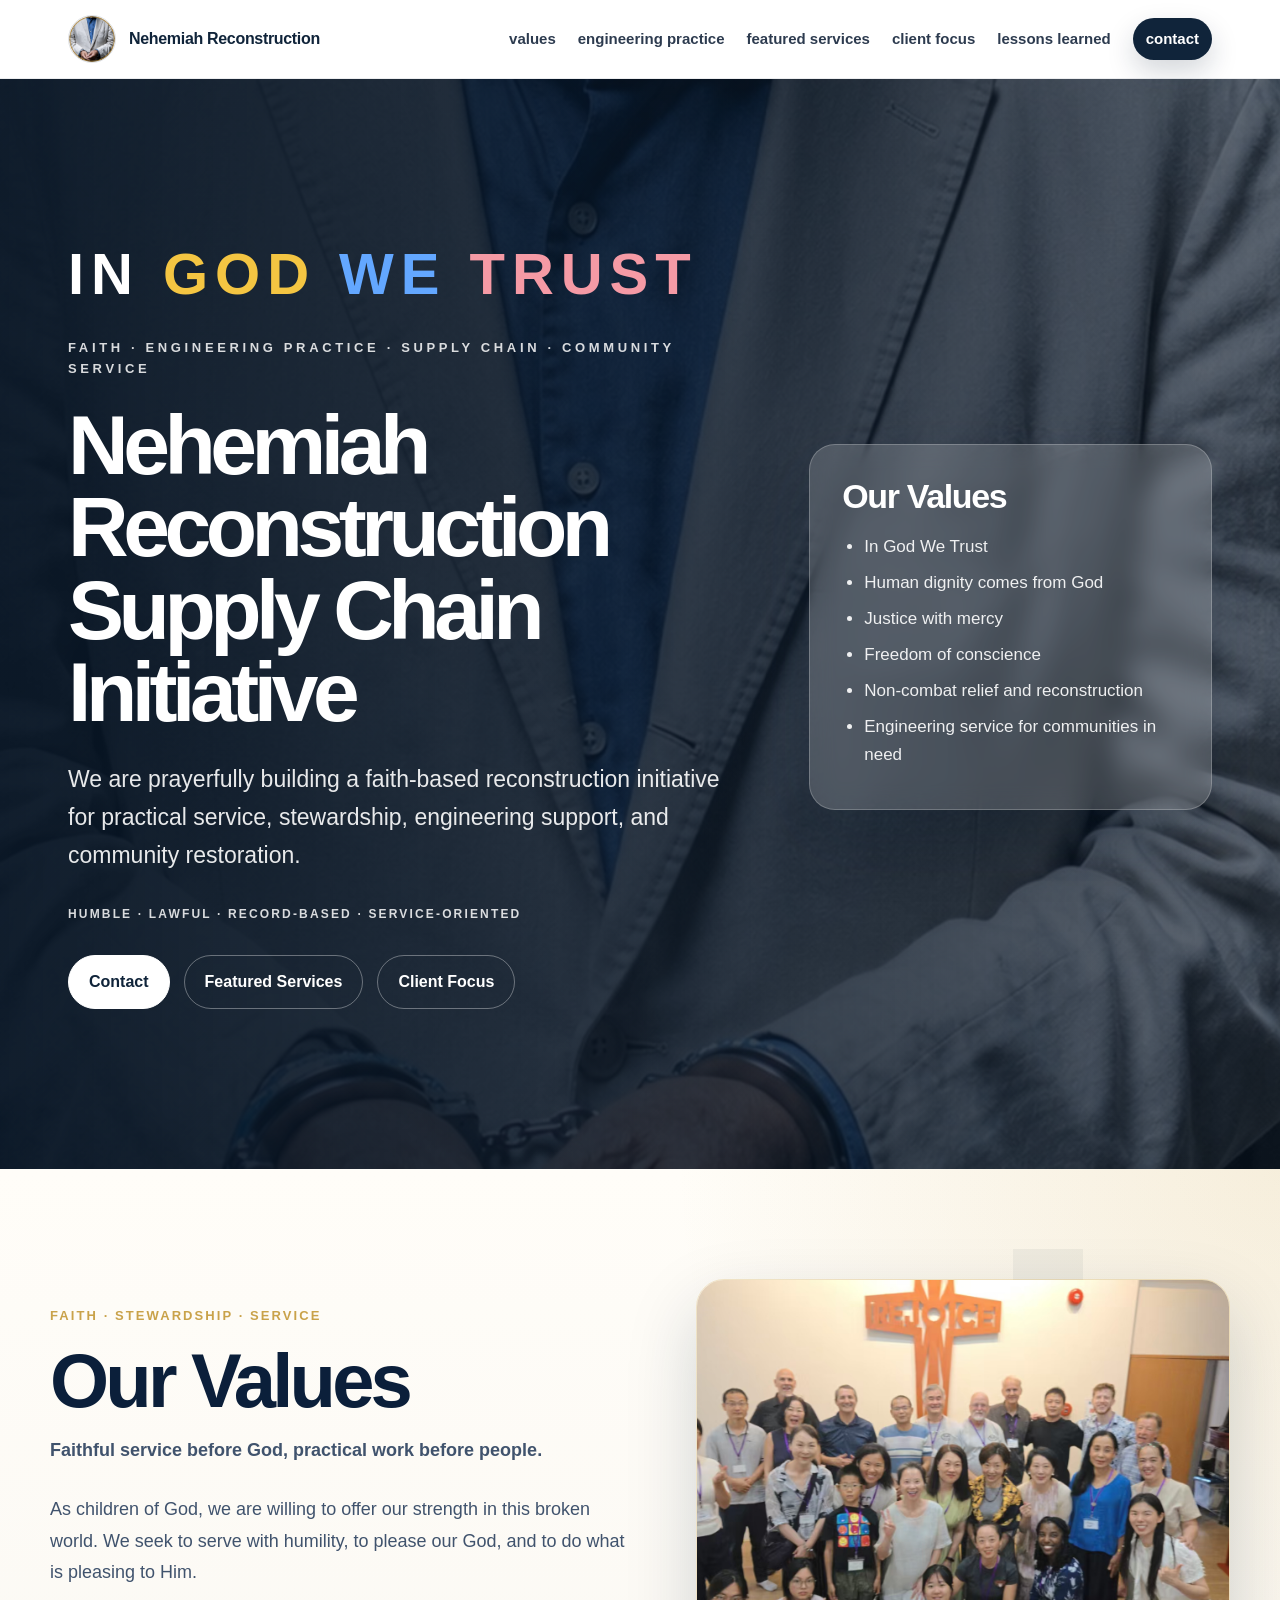
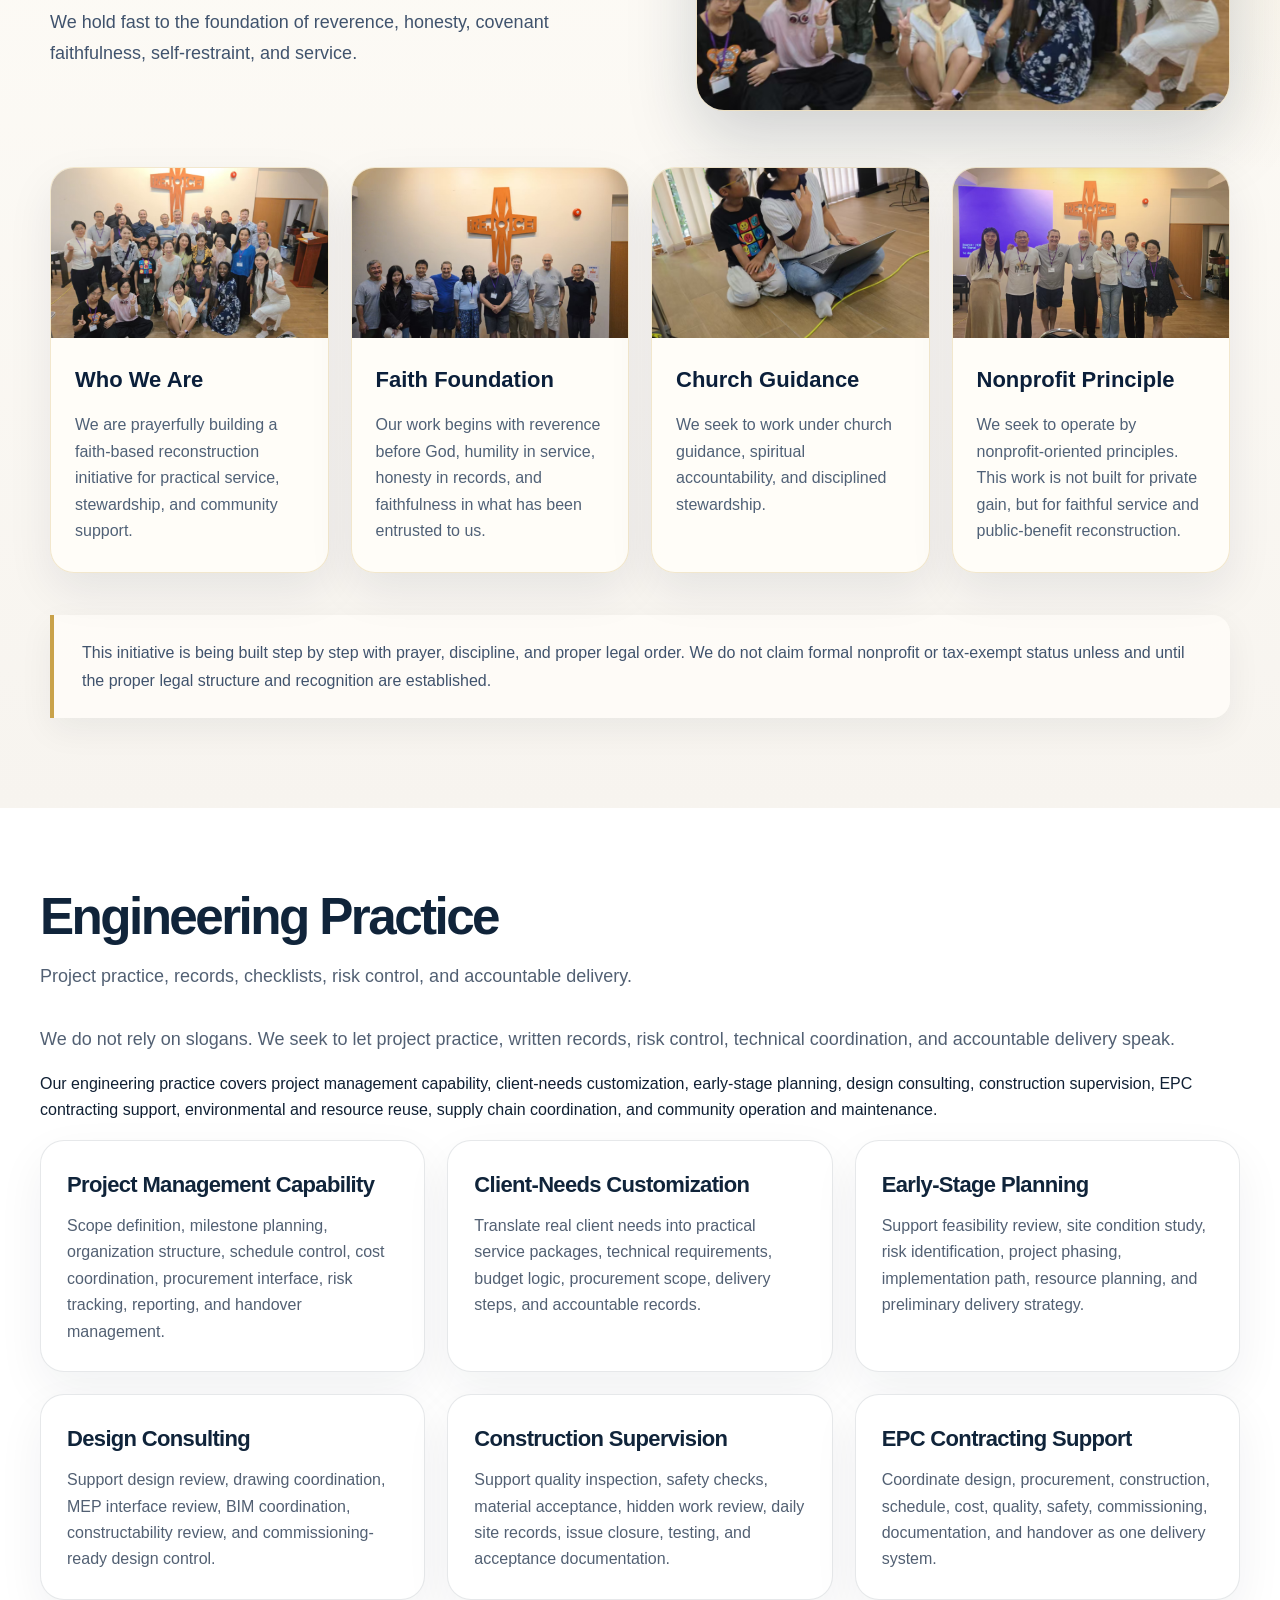
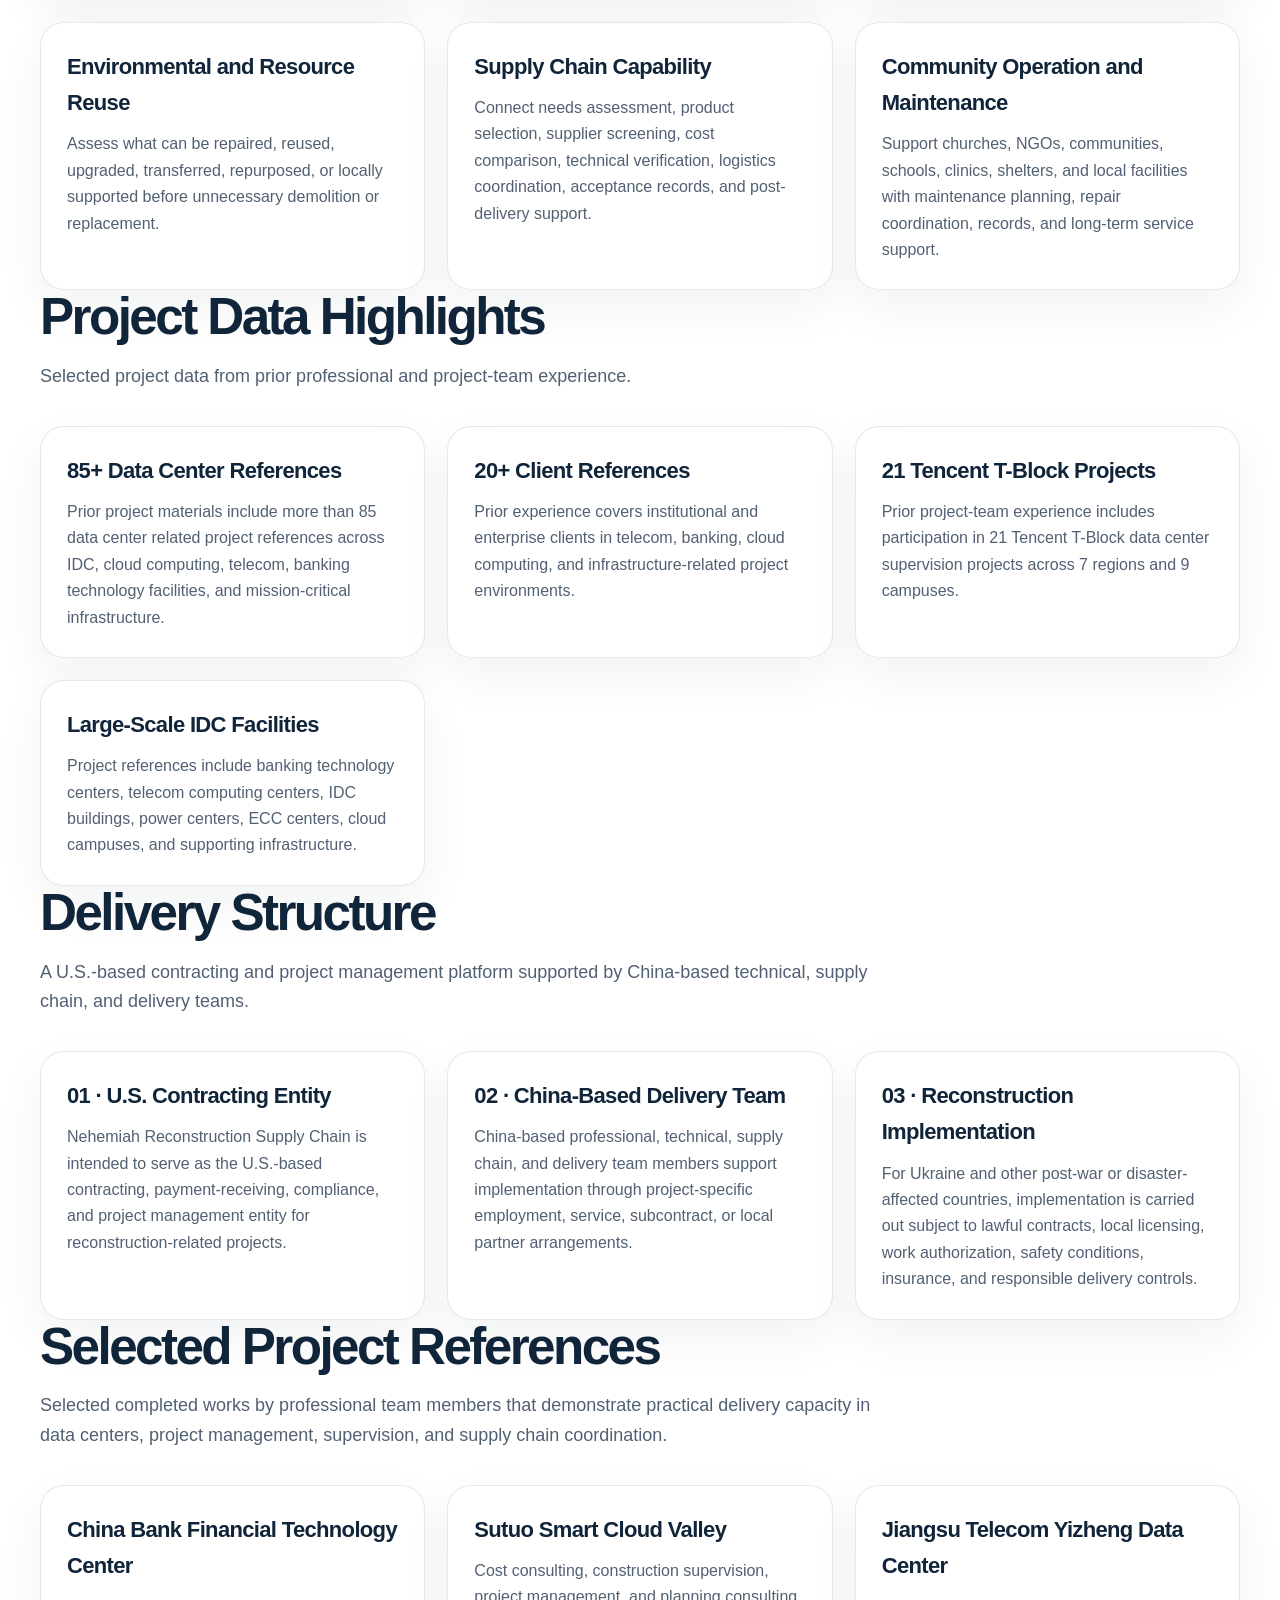
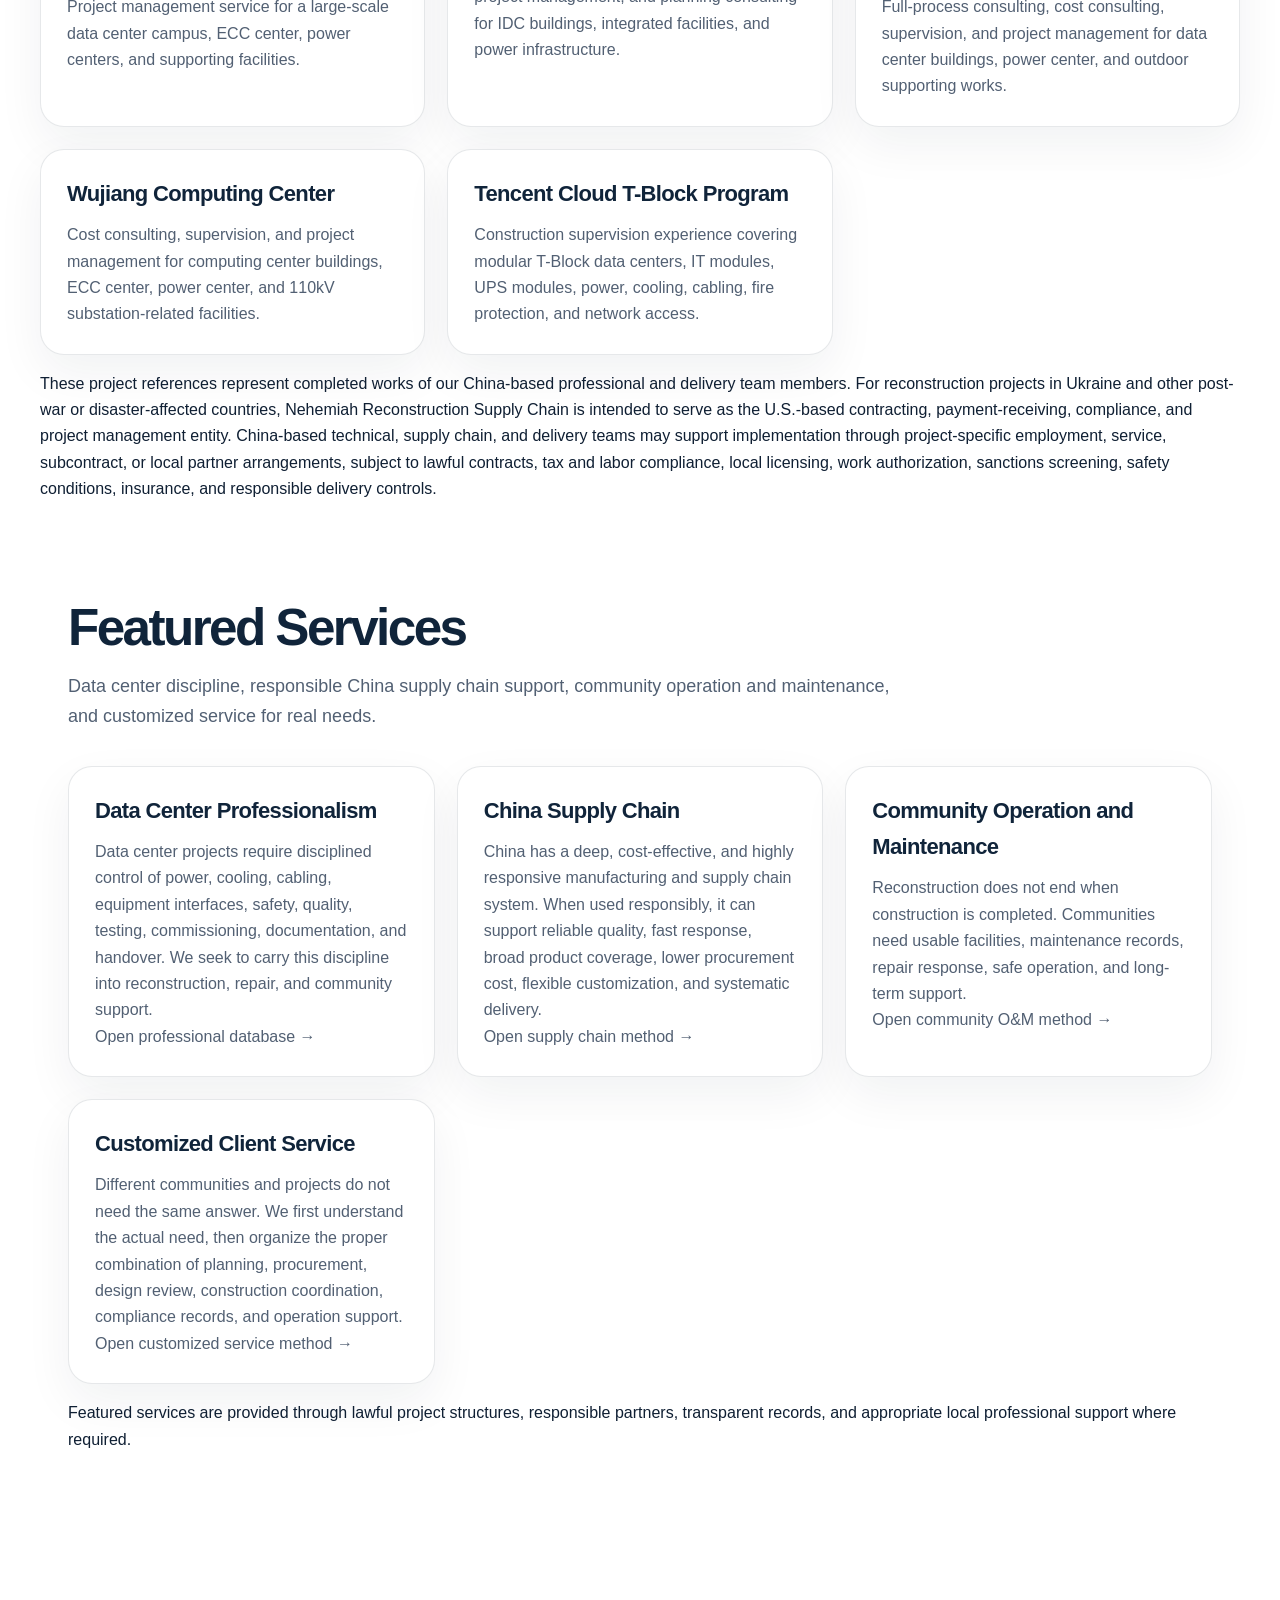
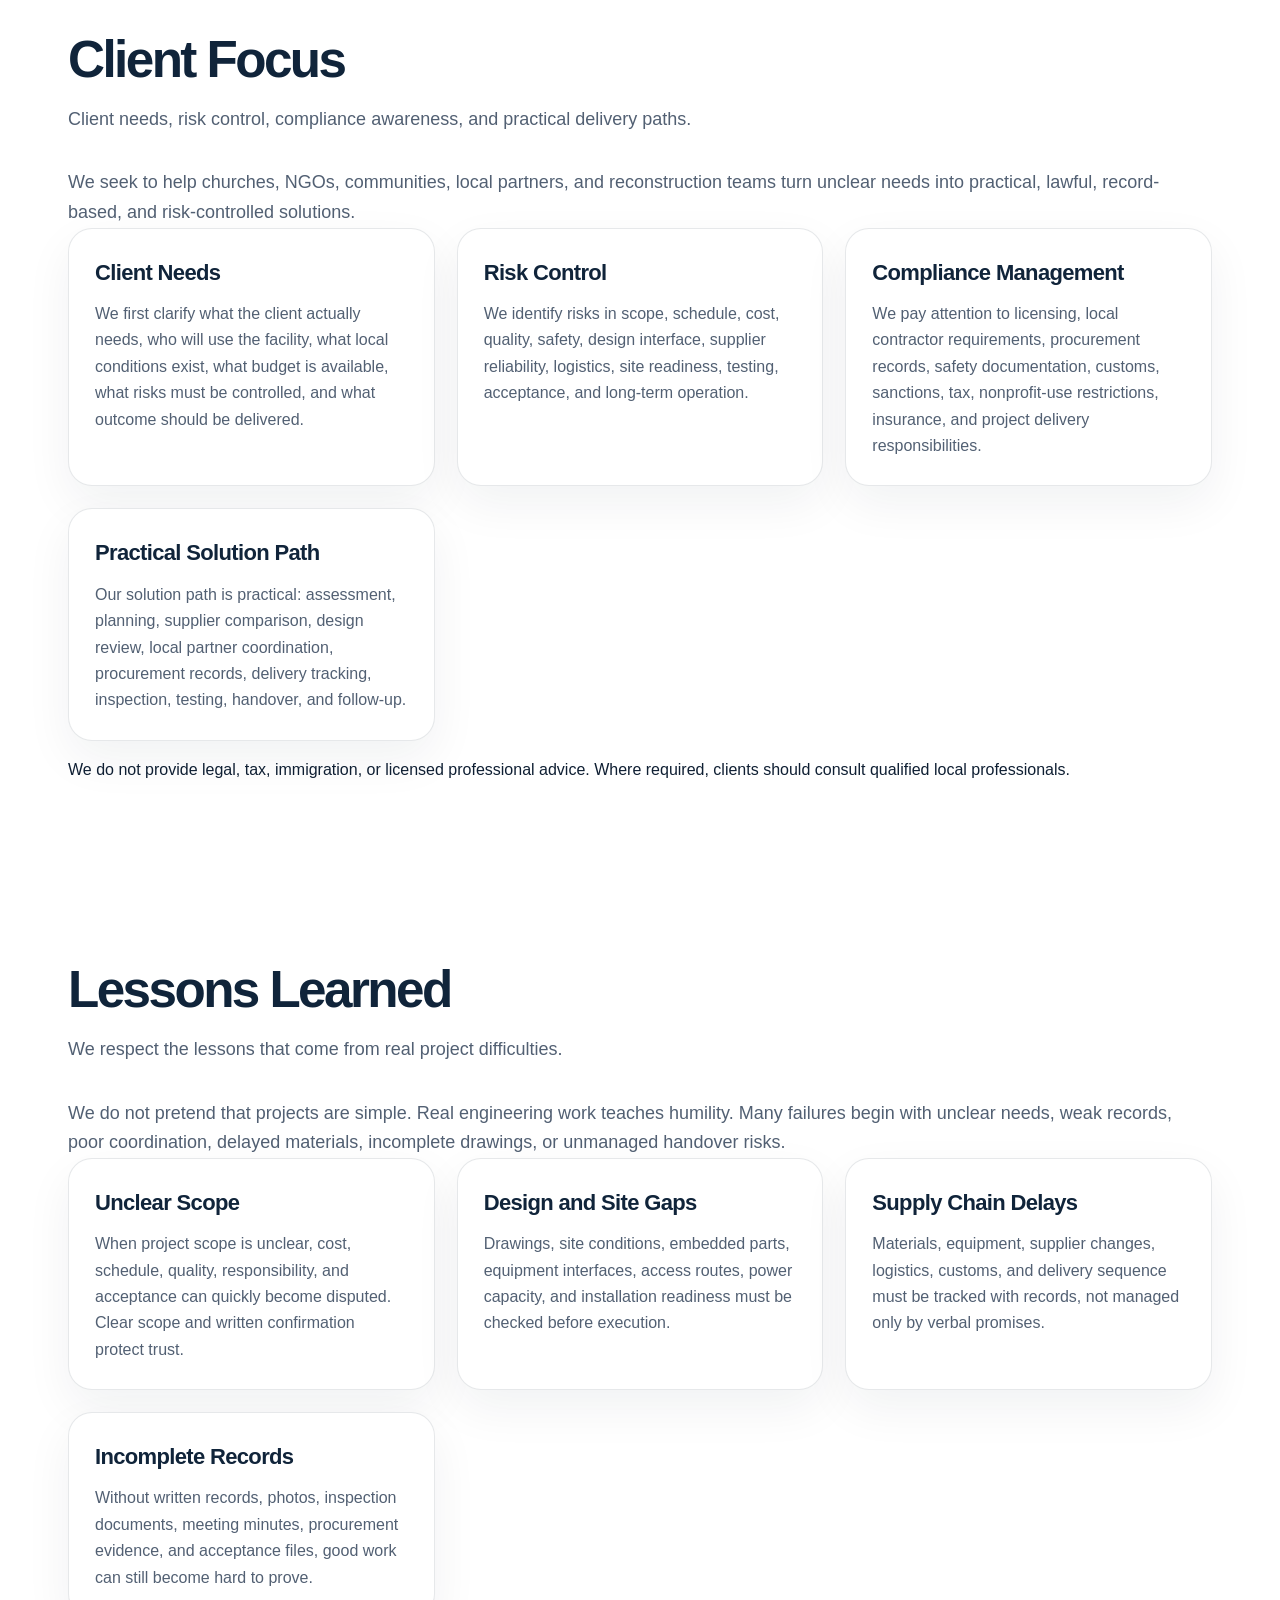
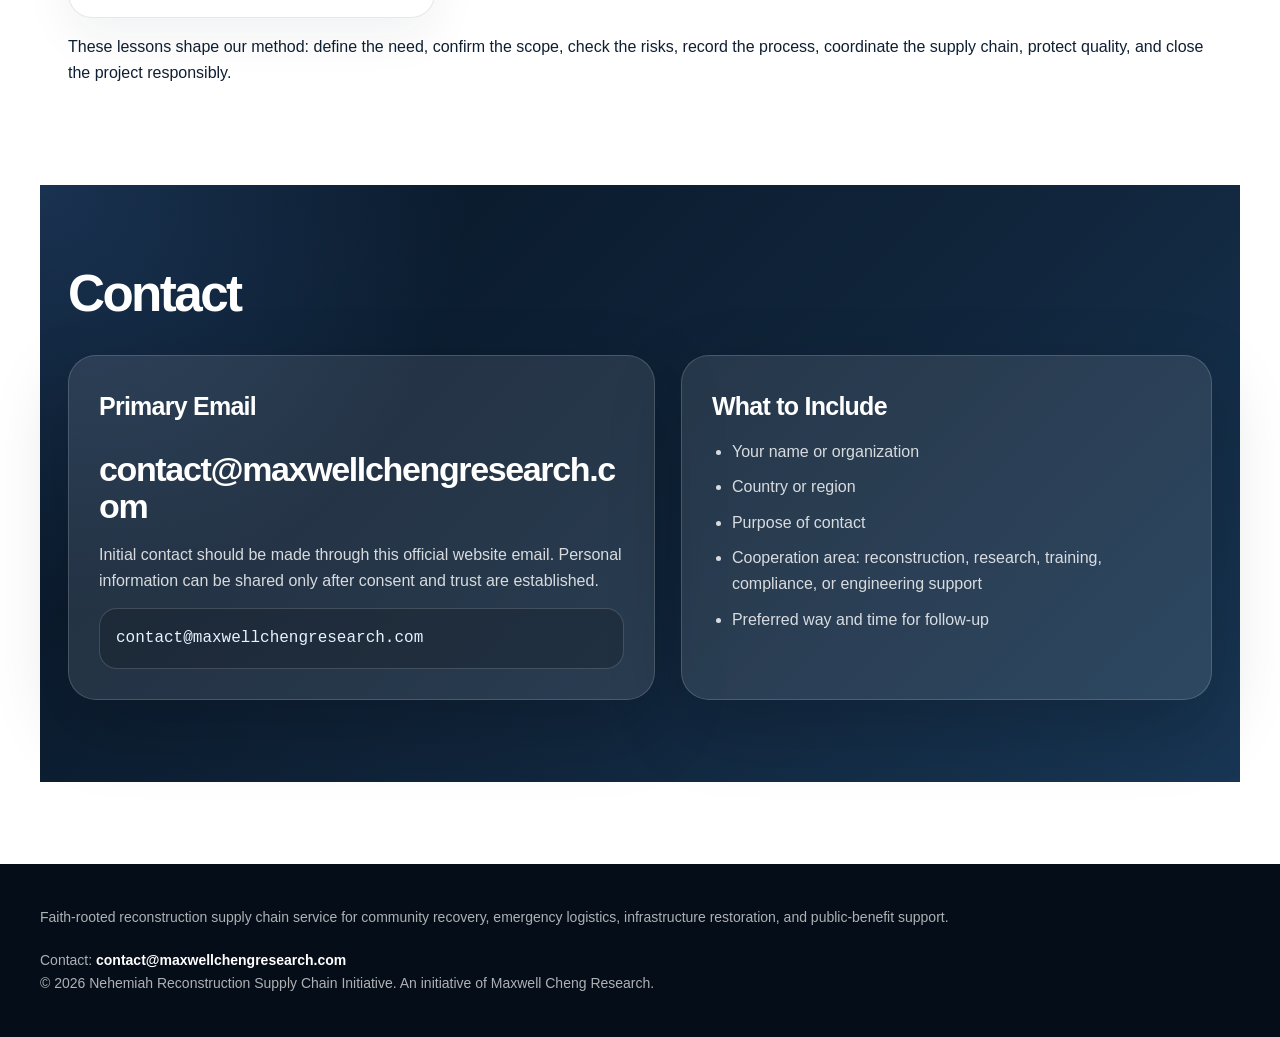
<file: index.html>
<!DOCTYPE html>
<html lang="en">
<head>
  <meta charset="UTF-8" />
  <meta name="viewport" content="width=device-width, initial-scale=1.0" />
  <title>Nehemiah Reconstruction Supply Chain Initiative | Maxwell Cheng Research</title>
  <meta name="description" content="A faith-rooted engineering, logistics, and reconstruction support initiative serving post-war recovery, infrastructure restoration, emergency supply chains, and free societies.">
 <!-- deployment refresh 20260703 -->
  <style>
    :root {
      --navy: #071525;
      --navy2: #10243a;
      --ink: #0f1f33;
      --muted: #637083;
      --line: rgba(15, 31, 51, 0.14);
      --white: #ffffff;
      --soft: #f6f8fb;
      --gold: #f4c542;
      --blue: #63a7ff;
      --rose: #f59aa5;
      --green: #d8f3dc;
      --shadow: 0 24px 70px rgba(7, 21, 37, 0.18);
    }

    * { box-sizing: border-box; }
    html { scroll-behavior: smooth; }
    body {
      margin: 0;
      font-family: -apple-system, BlinkMacSystemFont, "Segoe UI", Roboto, Arial, "Noto Sans SC", sans-serif;
      color: var(--ink);
      background: var(--white);
      line-height: 1.65;
    }
    a { color: inherit; text-decoration: none; }

    .topbar {
      position: sticky;
      top: 0;
      z-index: 50;
      background: rgba(255,255,255,0.94);
      backdrop-filter: blur(16px);
      border-bottom: 1px solid rgba(15,31,51,0.08);
    }
    .nav {
      max-width: 1200px;
      margin: 0 auto;
      min-height: 78px;
      padding: 0 28px;
      display: flex;
      align-items: center;
      justify-content: space-between;
      gap: 24px;
    }
    .brand {
      display: flex;
      align-items: center;
      gap: 13px;
      font-weight: 800;
      color: #10243a;
      letter-spacing: -0.02em;
      white-space: nowrap;
    }
    .brand img {
      width: 48px;
      height: 48px;
      object-fit: cover;
      border-radius: 999px;
      border: 1px solid rgba(15,31,51,0.12);
    }
    .links {
      display: flex;
      align-items: center;
      gap: 22px;
      font-size: 15px;
      font-weight: 700;
      color: #2d3b4f;
      white-space: nowrap;
    }
    .links a:hover { color: #0b66c3; }
    .contact-pill {
      padding: 9px 13px;
      border-radius: 999px;
      background: #10243a;
      color: #fff !important;
      box-shadow: 0 12px 28px rgba(16,36,58,0.18);
    }

    .hero {
      min-height: 82vh;
      background:
        linear-gradient(90deg, rgba(7,21,37,0.92) 0%, rgba(7,21,37,0.78) 48%, rgba(7,21,37,0.58) 100%),
        url('hero_cuffs_banner.jpg') center/cover no-repeat,
        linear-gradient(135deg, #071525, #1e3a5c);
      color: white;
      display: flex;
      align-items: center;
    }
    .hero-inner {
      max-width: 1200px;
      width: 100%;
      margin: 0 auto;
      padding: 84px 28px 78px;
      display: grid;
      grid-template-columns: minmax(0, 1.25fr) minmax(310px, 0.75fr);
      gap: 70px;
      align-items: center;
    }
    .trust {
      font-size: clamp(34px, 5vw, 58px);
      line-height: 1;
      letter-spacing: 0.12em;
      font-weight: 900;
      margin-bottom: 34px;
    }
    .trust .gold { color: var(--gold); }
    .trust .blue { color: var(--blue); }
    .trust .rose { color: var(--rose); }
    .kicker {
      text-transform: uppercase;
      letter-spacing: 0.28em;
      font-size: 13px;
      font-weight: 900;
      color: rgba(255,255,255,0.84);
      margin: 0 0 24px;
    }
    h1 {
      font-size: clamp(45px, 7vw, 84px);
      line-height: 0.98;
      letter-spacing: -0.065em;
      margin: 0 0 28px;
      max-width: 790px;
    }
    .lead {
      font-size: clamp(18px, 2vw, 23px);
      max-width: 760px;
      color: rgba(255,255,255,0.9);
      margin: 0 0 26px;
    }
    .hero-note {
      text-transform: uppercase;
      letter-spacing: 0.18em;
      font-size: 12px;
      font-weight: 900;
      color: rgba(255,255,255,0.84);
      margin: 30px 0;
    }
    .actions { display: flex; flex-wrap: wrap; gap: 14px; }
    .button {
      display: inline-flex;
      align-items: center;
      justify-content: center;
      min-height: 50px;
      padding: 13px 20px;
      border-radius: 999px;
      font-weight: 850;
      border: 1px solid rgba(255,255,255,0.35);
      color: white;
    }
    .button.primary { background: white; color: #10243a; border-color: white; }
    .button.dark { background: #10243a; color: white; border-color: #10243a; }
    .values-card {
      background: rgba(255,255,255,0.17);
      border: 1px solid rgba(255,255,255,0.22);
      border-radius: 26px;
      padding: 32px;
      box-shadow: var(--shadow);
      backdrop-filter: blur(12px);
    }
    .values-card h2 {
      margin: 0 0 17px;
      font-size: 34px;
      line-height: 1.15;
      letter-spacing: -0.04em;
    }
    .values-card ul { margin: 0; padding-left: 22px; }
    .values-card li { margin: 8px 0; color: rgba(255,255,255,0.91); font-size: 17px; }

    section { padding: 82px 28px; }
    .container { max-width: 1200px; margin: 0 auto; }
    .section-head { max-width: 850px; margin-bottom: 34px; }
    h2.section-title {
      font-size: clamp(33px, 4vw, 54px);
      line-height: 1.05;
      letter-spacing: -0.05em;
      margin: 0 0 18px;
      color: #10243a;
    }
    .section-lead {
      font-size: 18px;
      color: #526073;
      margin: 0;
    }
    .soft { background: var(--soft); }
    .grid { display: grid; grid-template-columns: repeat(3, minmax(0, 1fr)); gap: 22px; }
    .card {
      background: white;
      border: 1px solid rgba(15,31,51,0.1);
      border-radius: 24px;
      padding: 26px;
      box-shadow: 0 18px 48px rgba(15,31,51,0.06);
    }
    .card h3 {
      margin: 0 0 10px;
      color: #10243a;
      font-size: 22px;
      letter-spacing: -0.03em;
    }
    .card p, .card li { color: #526073; margin: 0; }
    .card ul { margin: 12px 0 0; padding-left: 20px; }
    .card li { margin-bottom: 8px; }
    .split { display: grid; grid-template-columns: 0.9fr 1.1fr; gap: 40px; align-items: start; }
    .quote {
      font-size: clamp(24px, 3vw, 38px);
      line-height: 1.25;
      letter-spacing: -0.04em;
      font-weight: 850;
      color: #10243a;
      margin: 0;
    }
    .divider-line { height: 1px; background: rgba(15,31,51,0.12); margin: 28px 0; }

    .contact-section {
      background:
        radial-gradient(circle at top left, rgba(99,167,255,0.20), transparent 32%),
        linear-gradient(135deg, #071525 0%, #10243a 55%, #183654 100%);
      color: white;
    }
    .contact-section h2.section-title { color: white; }
    .contact-section .section-lead { color: rgba(255,255,255,0.76); }
    .contact-grid { display: grid; grid-template-columns: 1.05fr 0.95fr; gap: 26px; align-items: stretch; }
    .contact-card {
      border: 1px solid rgba(255,255,255,0.16);
      background: rgba(255,255,255,0.1);
      border-radius: 28px;
      padding: 30px;
      box-shadow: 0 26px 76px rgba(0,0,0,0.18);
    }
    .email-link {
      display: inline-flex;
      align-items: center;
      gap: 10px;
      margin: 12px 0 16px;
      font-size: clamp(22px, 3vw, 34px);
      line-height: 1.1;
      font-weight: 900;
      letter-spacing: -0.04em;
      color: #fff;
      overflow-wrap: anywhere;
    }
    .contact-card p { color: rgba(255,255,255,0.82); margin: 0 0 14px; }
    .contact-card h3 { margin: 0 0 12px; font-size: 25px; letter-spacing: -0.03em; }
    .contact-list { margin: 0; padding-left: 20px; }
    .contact-list li { color: rgba(255,255,255,0.82); margin: 0 0 9px; }
    .copy-box {
      background: rgba(0,0,0,0.18);
      border: 1px solid rgba(255,255,255,0.16);
      border-radius: 18px;
      padding: 16px;
      font-family: ui-monospace, SFMono-Regular, Menlo, Monaco, Consolas, monospace;
      overflow-wrap: anywhere;
      color: #e8f3ff;
      margin-top: 14px;
    }

    .footer {
      padding: 42px 28px;
      background: #050d18;
      color: rgba(255,255,255,0.68);
      font-size: 14px;
    }
    .footer-inner {
      max-width: 1200px;
      margin: 0 auto;
      display: flex;
      justify-content: space-between;
      gap: 20px;
      flex-wrap: wrap;
    }
    .footer strong { color: white; }
    .footer a { color: #fff; font-weight: 800; }

    @media (max-width: 900px) {
      .nav { min-height: auto; padding: 14px 18px; align-items: flex-start; flex-direction: column; gap: 10px; }
      .links { gap: 14px; flex-wrap: wrap; font-size: 14px; }
      .brand { white-space: normal; }
      .brand img { width: 42px; height: 42px; }
      .hero-inner, .split, .contact-grid { grid-template-columns: 1fr; gap: 28px; }
      .hero-inner { padding: 60px 22px; }
      .grid { grid-template-columns: 1fr; }
      section { padding: 62px 22px; }
      .values-card { padding: 24px; }
      .trust { letter-spacing: 0.06em; }
    }
 .values-section {
  position: relative;
  padding: 110px 24px 90px;
  background:
    radial-gradient(circle at top right, rgba(201, 162, 74, 0.16), transparent 34%),
    linear-gradient(180deg, #fffdf8 0%, #f7f4ef 100%);
  overflow: hidden;
}

.values-container {
  max-width: 1180px;
  margin: 0 auto;
  position: relative;
  z-index: 2;
}

.values-bg-cross {
  position: absolute;
  right: 8%;
  top: 80px;
  width: 260px;
  height: 360px;
  opacity: 0.045;
  background:
    linear-gradient(#0b1f3a, #0b1f3a) center / 70px 100% no-repeat,
    linear-gradient(#0b1f3a, #0b1f3a) center / 100% 70px no-repeat;
  pointer-events: none;
}

.section-kicker {
  display: inline-block;
  margin-bottom: 18px;
  font-size: 13px;
  letter-spacing: 0.16em;
  text-transform: uppercase;
  color: #c9a24a;
  font-weight: 700;
}

.values-header {
  display: grid;
  grid-template-columns: 1.05fr 0.95fr;
  gap: 56px;
  align-items: center;
  margin-bottom: 56px;
}

.values-title {
  margin: 0 0 18px;
  font-size: clamp(42px, 6vw, 76px);
  line-height: 0.95;
  letter-spacing: -0.05em;
  color: #0b1f3a;
}

.values-lead {
  font-size: 24px;
  line-height: 1.45;
  color: #0f8f83;
  font-weight: 600;
  margin-bottom: 28px;
}

.values-text p {
  font-size: 18px;
  line-height: 1.75;
  color: #40536d;
  max-width: 680px;
}

.values-hero-image {
  position: relative;
  border-radius: 28px;
  overflow: hidden;
  box-shadow: 0 28px 70px rgba(11, 31, 58, 0.18);
  border: 1px solid rgba(201, 162, 74, 0.28);
}

.values-hero-image img {
  width: 100%;
  height: 430px;
  object-fit: cover;
  display: block;
}

.values-cards {
  display: grid;
  grid-template-columns: repeat(4, 1fr);
  gap: 22px;
  margin-top: 28px;
}

.value-card {
  background: rgba(255, 253, 248, 0.94);
  border: 1px solid rgba(201, 162, 74, 0.24);
  border-radius: 24px;
  overflow: hidden;
  box-shadow: 0 18px 46px rgba(11, 31, 58, 0.08);
}

.value-card img {
  width: 100%;
  height: 170px;
  object-fit: cover;
  display: block;
}

.value-card-body {
  padding: 24px 24px 28px;
}

.value-card h3 {
  margin: 0 0 14px;
  font-size: 22px;
  color: #0b1f3a;
}

.value-card p {
  margin: 0;
  font-size: 16px;
  line-height: 1.65;
  color: #506177;
}

.values-note {
  margin-top: 42px;
  padding: 24px 28px;
  border-left: 4px solid #c9a24a;
  background: rgba(255, 253, 248, 0.86);
  border-radius: 0 18px 18px 0;
  color: #40536d;
  font-size: 16px;
  line-height: 1.7;
  box-shadow: 0 12px 34px rgba(11, 31, 58, 0.06);
}

@media (max-width: 980px) {
  .values-header {
    grid-template-columns: 1fr;
  }

  .values-cards {
    grid-template-columns: repeat(2, 1fr);
  }

  .values-hero-image img {
    height: 360px;
  }
}

@media (max-width: 640px) {
  .values-section {
    padding: 82px 18px 70px;
  }

  .values-cards {
    grid-template-columns: 1fr;
  }

  .values-hero-image img {
    height: 280px;
  }

  .values-title {
    font-size: 46px;
  }

  .values-lead {
    font-size: 20px;
  }
} </style>
</head>
<body>
  <header class="topbar">
    <nav class="nav" aria-label="Main navigation">
      <a class="brand" href="#top" aria-label="Nehemiah Reconstruction Supply Chain Initiative home">
  <img src="logo_cuffs_circle.png" alt="Nehemiah Reconstruction logo" />
  <span>Nehemiah Reconstruction</span>
</a>
      <div class="links">
        <a href="#values">values</a>
<a href="#engineering-practice">engineering practice</a>
<a href="#featured-services">featured services</a>
<a href="#client-focus">client focus</a>
<a href="#lessons-learned">lessons learned</a>
<a href="#contact" class="contact-pill">contact</a>
      </div>
    </nav>
  </header>

  <main id="top">
    <section class="hero">
      <div class="hero-inner">
        <div>
          <div class="trust">IN <span class="gold">GOD</span> <span class="blue">WE</span> <span class="rose">TRUST</span></div>
          <p class="kicker">Faith · Engineering Practice · Supply Chain · Community Service</p>
<h1>Nehemiah Reconstruction Supply Chain Initiative</h1>
<p class="lead">We are prayerfully building a faith-based reconstruction initiative for practical service, stewardship, engineering support, and community restoration.</p>
<p class="hero-note">Humble · Lawful · Record-based · Service-oriented</p>
          <div class="actions">
            <a class="button primary" href="#contact">Contact</a>
<a class="button" href="#featured-services">Featured Services</a>
<a class="button" href="#client-focus">Client Focus</a>
          </div>
        </div>
        <aside class="values-card" id="values-summary">
          <h2>Our Values</h2>
          <ul>
            <li>In God We Trust</li>
            <li>Human dignity comes from God</li>
            <li>Justice with mercy</li>
            <li>Freedom of conscience</li>
            <li>Non-combat relief and reconstruction</li>
            <li>Engineering service for communities in need</li>
          </ul>
        </aside>
      </div>
    </section>

    <section id="values" class="values-section">
  <div class="values-bg-cross"></div>

  <div class="values-container">
    <div class="values-header">
      <div class="values-text">
        <div class="section-kicker">Faith · Stewardship · Service</div>

        <h2 class="values-title">Our Values</h2>

        <p class="values-lead">
          Faithful service before God, practical work before people.
        </p>

        <p>
          As children of God, we are willing to offer our strength in this broken world.
          We seek to serve with humility, to please our God, and to do what is pleasing to Him.
        </p>

        <p>
          We hold fast to the foundation of reverence, honesty, covenant faithfulness,
          self-restraint, and service.
        </p>
      </div>

      <div class="values-hero-image">
        <img src="assets/IMG_1469.jpeg" alt="Church fellowship and service community">
      </div>
    </div>

    <div class="values-cards">
      <article class="value-card">
        <img src="assets/IMG_1469.jpeg" alt="Faith-based reconstruction community">
        <div class="value-card-body">
          <h3>Who We Are</h3>
          <p>
            We are prayerfully building a faith-based reconstruction initiative
            for practical service, stewardship, and community support.
          </p>
        </div>
      </article>

      <article class="value-card">
        <img src="assets/IMG_1466.jpeg" alt="Faith foundation">
        <div class="value-card-body">
          <h3>Faith Foundation</h3>
          <p>
            Our work begins with reverence before God, humility in service,
            honesty in records, and faithfulness in what has been entrusted to us.
          </p>
        </div>
      </article>

      <article class="value-card">
        <img src="assets/IMG_1467.jpeg" alt="Church guidance and fellowship">
        <div class="value-card-body">
          <h3>Church Guidance</h3>
          <p>
            We seek to work under church guidance, spiritual accountability,
            and disciplined stewardship.
          </p>
        </div>
      </article>

      <article class="value-card">
        <img src="assets/IMG_1470.jpeg" alt="Service and public benefit">
        <div class="value-card-body">
          <h3>Nonprofit Principle</h3>
          <p>
            We seek to operate by nonprofit-oriented principles. This work is not built
            for private gain, but for faithful service and public-benefit reconstruction.
          </p>
        </div>
      </article>
    </div>

    <div class="values-note">
      This initiative is being built step by step with prayer, discipline, and proper legal order.
      We do not claim formal nonprofit or tax-exempt status unless and until the proper legal
      structure and recognition are established.
    </div>
  </div>
</section>
<section id="engineering-practice" class="section">
  <div class="container">
    <div class="section-head">
      <h2 class="section-title">Engineering Practice</h2>
      <p class="section-lead">
        Project practice, records, checklists, risk control, and accountable delivery.
      </p>
    </div>

    <p class="section-lead">
      We do not rely on slogans. We seek to let project practice, written records,
      risk control, technical coordination, and accountable delivery speak.
    </p>

    <p>
      Our engineering practice covers project management capability, client-needs customization,
      early-stage planning, design consulting, construction supervision, EPC contracting support,
      environmental and resource reuse, supply chain coordination, and community operation and maintenance.
    </p>

    <div class="grid">
      <article class="card">
        <h3>Project Management Capability</h3>
        <p>
          Scope definition, milestone planning, organization structure, schedule control,
          cost coordination, procurement interface, risk tracking, reporting, and handover management.
        </p>
      </article>

      <article class="card">
        <h3>Client-Needs Customization</h3>
        <p>
          Translate real client needs into practical service packages, technical requirements,
          budget logic, procurement scope, delivery steps, and accountable records.
        </p>
      </article>

      <article class="card">
        <h3>Early-Stage Planning</h3>
        <p>
          Support feasibility review, site condition study, risk identification, project phasing,
          implementation path, resource planning, and preliminary delivery strategy.
        </p>
      </article>

      <article class="card">
        <h3>Design Consulting</h3>
        <p>
          Support design review, drawing coordination, MEP interface review, BIM coordination,
          constructability review, and commissioning-ready design control.
        </p>
      </article>

      <article class="card">
        <h3>Construction Supervision</h3>
        <p>
          Support quality inspection, safety checks, material acceptance, hidden work review,
          daily site records, issue closure, testing, and acceptance documentation.
        </p>
      </article>

      <article class="card">
        <h3>EPC Contracting Support</h3>
        <p>
          Coordinate design, procurement, construction, schedule, cost, quality, safety,
          commissioning, documentation, and handover as one delivery system.
        </p>
      </article>

      <article class="card">
        <h3>Environmental and Resource Reuse</h3>
        <p>
          Assess what can be repaired, reused, upgraded, transferred, repurposed,
          or locally supported before unnecessary demolition or replacement.
        </p>
      </article>

      <article class="card">
        <h3>Supply Chain Capability</h3>
        <p>
          Connect needs assessment, product selection, supplier screening, cost comparison,
          technical verification, logistics coordination, acceptance records, and post-delivery support.
        </p>
      </article>

      <article class="card">
        <h3>Community Operation and Maintenance</h3>
        <p>
          Support churches, NGOs, communities, schools, clinics, shelters, and local facilities
          with maintenance planning, repair coordination, records, and long-term service support.
        </p>
      </article>
    </div>
<div class="section-head">
  <h2 class="section-title">Project Data Highlights</h2>
  <p class="section-lead">
    Selected project data from prior professional and project-team experience.
  </p>
</div>

<div class="grid">
  <article class="card">
    <h3>85+ Data Center References</h3>
    <p>
      Prior project materials include more than 85 data center related project references
      across IDC, cloud computing, telecom, banking technology facilities, and
      mission-critical infrastructure.
    </p>
  </article>

  <article class="card">
    <h3>20+ Client References</h3>
    <p>
      Prior experience covers institutional and enterprise clients in telecom,
      banking, cloud computing, and infrastructure-related project environments.
    </p>
  </article>

  <article class="card">
    <h3>21 Tencent T-Block Projects</h3>
    <p>
      Prior project-team experience includes participation in 21 Tencent T-Block
      data center supervision projects across 7 regions and 9 campuses.
    </p>
  </article>

  <article class="card">
    <h3>Large-Scale IDC Facilities</h3>
    <p>
      Project references include banking technology centers, telecom computing centers,
      IDC buildings, power centers, ECC centers, cloud campuses, and supporting infrastructure.
    </p>
  </article>
</div>
    <div class="section-head">
  <h2 class="section-title">Delivery Structure</h2>
  <p class="section-lead">
    A U.S.-based contracting and project management platform supported by China-based
    technical, supply chain, and delivery teams.
  </p>
</div>

<div class="grid">
  <article class="card">
    <h3>01 · U.S. Contracting Entity</h3>
    <p>
      Nehemiah Reconstruction Supply Chain is intended to serve as the U.S.-based
      contracting, payment-receiving, compliance, and project management entity for
      reconstruction-related projects.
    </p>
  </article>

  <article class="card">
    <h3>02 · China-Based Delivery Team</h3>
    <p>
      China-based professional, technical, supply chain, and delivery team members
      support implementation through project-specific employment, service,
      subcontract, or local partner arrangements.
    </p>
  </article>

  <article class="card">
    <h3>03 · Reconstruction Implementation</h3>
    <p>
      For Ukraine and other post-war or disaster-affected countries, implementation
      is carried out subject to lawful contracts, local licensing, work authorization,
      safety conditions, insurance, and responsible delivery controls.
    </p>
  </article>
</div>

<div class="section-head">
  <h2 class="section-title">Selected Project References</h2>
  <p class="section-lead">
    Selected completed works by professional team members that demonstrate practical
    delivery capacity in data centers, project management, supervision, and supply chain coordination.
  </p>
</div>

<div class="grid">
  <article class="card">
    <h3>China Bank Financial Technology Center</h3>
    <p>
      Project management service for a large-scale data center campus, ECC center,
      power centers, and supporting facilities.
    </p>
  </article>

  <article class="card">
    <h3>Sutuo Smart Cloud Valley</h3>
    <p>
      Cost consulting, construction supervision, project management, and planning
      consulting for IDC buildings, integrated facilities, and power infrastructure.
    </p>
  </article>

  <article class="card">
    <h3>Jiangsu Telecom Yizheng Data Center</h3>
    <p>
      Full-process consulting, cost consulting, supervision, and project management
      for data center buildings, power center, and outdoor supporting works.
    </p>
  </article>

  <article class="card">
    <h3>Wujiang Computing Center</h3>
    <p>
      Cost consulting, supervision, and project management for computing center
      buildings, ECC center, power center, and 110kV substation-related facilities.
    </p>
  </article>

  <article class="card">
    <h3>Tencent Cloud T-Block Program</h3>
    <p>
      Construction supervision experience covering modular T-Block data centers,
      IT modules, UPS modules, power, cooling, cabling, fire protection, and network access.
    </p>
  </article>
</div>
    <p class="note">
  These project references represent completed works of our China-based professional
  and delivery team members. For reconstruction projects in Ukraine and other
  post-war or disaster-affected countries, Nehemiah Reconstruction Supply Chain
  is intended to serve as the U.S.-based contracting, payment-receiving, compliance,
  and project management entity. China-based technical, supply chain, and delivery
  teams may support implementation through project-specific employment, service,
  subcontract, or local partner arrangements, subject to lawful contracts, tax and
  labor compliance, local licensing, work authorization, sanctions screening,
  safety conditions, insurance, and responsible delivery controls.
</p>
<section id="featured-services" class="section">
  <div class="container">
    <div class="section-head">
      <h2 class="section-title">Featured Services</h2>
      <p class="section-lead">
  Data center discipline, responsible China supply chain support, community operation and maintenance, and customized service for real needs.
</p>
    </div>

    <div class="grid">
  <article class="card">
    <h3>
  <a href="featured/data-center.html">Data Center Professionalism</a>
</h3>
    <p>
      Data center projects require disciplined control of power, cooling, cabling,
      equipment interfaces, safety, quality, testing, commissioning, documentation,
      and handover. We seek to carry this discipline into reconstruction, repair,
      and community support.
    </p>  <p>
    <a href="featured/data-center.html">Open professional database →</a>
  </p>
  </article>

  <article class="card">
  <h3>
  <a href="featured/china-supply-chain.html">China Supply Chain</a>
</h3>  
    <p>
      China has a deep, cost-effective, and highly responsive manufacturing and
      supply chain system. When used responsibly, it can support reliable quality,
      fast response, broad product coverage, lower procurement cost, flexible
      customization, and systematic delivery.
    </p><p>
  <a href="featured/china-supply-chain.html">Open supply chain method →</a>
</p>
  </article>

  <article class="card">
    <h3>
  <a href="featured/community-operation-maintenance.html">Community Operation and Maintenance</a>
</h3>
    <p>
      Reconstruction does not end when construction is completed. Communities need
      usable facilities, maintenance records, repair response, safe operation, and
      long-term support.
    </p><p>
  <a href="featured/community-operation-maintenance.html">Open community O&M method →</a>
</p>
  </article>

  <article class="card">
    <h3>
  <a href="featured/customized-client-service.html">Customized Client Service</a>
</h3>
    <p>
      Different communities and projects do not need the same answer. We first
      understand the actual need, then organize the proper combination of planning,
      procurement, design review, construction coordination, compliance records,
      and operation support.
    </p><p>
  <a href="featured/customized-client-service.html">Open customized service method →</a>
</p>
  </article>
</div>

<p class="note">
  Featured services are provided through lawful project structures, responsible partners,
  transparent records, and appropriate local professional support where required.
</p>
  </div>
</section>

<section id="client-focus" class="section">
  <div class="container">
    <div class="section-head">
      <h2 class="section-title">Client Focus</h2>
      <p class="section-lead">
        Client needs, risk control, compliance awareness, and practical delivery paths.
      </p>
    </div>

    <p class="section-lead">
      We seek to help churches, NGOs, communities, local partners, and reconstruction teams
      turn unclear needs into practical, lawful, record-based, and risk-controlled solutions.
    </p>

    <div class="grid">
      <article class="card">
        <h3>Client Needs</h3>
        <p>
          We first clarify what the client actually needs, who will use the facility,
          what local conditions exist, what budget is available, what risks must be controlled,
          and what outcome should be delivered.
        </p>
      </article>

      <article class="card">
        <h3>Risk Control</h3>
        <p>
          We identify risks in scope, schedule, cost, quality, safety, design interface,
          supplier reliability, logistics, site readiness, testing, acceptance, and long-term operation.
        </p>
      </article>

      <article class="card">
        <h3>Compliance Management</h3>
        <p>
          We pay attention to licensing, local contractor requirements, procurement records,
          safety documentation, customs, sanctions, tax, nonprofit-use restrictions,
          insurance, and project delivery responsibilities.
        </p>
      </article>

      <article class="card">
        <h3>Practical Solution Path</h3>
        <p>
          Our solution path is practical: assessment, planning, supplier comparison,
          design review, local partner coordination, procurement records, delivery tracking,
          inspection, testing, handover, and follow-up.
        </p>
      </article>
    </div>

    <p class="note">
      We do not provide legal, tax, immigration, or licensed professional advice.
      Where required, clients should consult qualified local professionals.
    </p>
  </div>
</section>

<section id="lessons-learned" class="section">
  <div class="container">
    <div class="section-head">
      <h2 class="section-title">Lessons Learned</h2>
      <p class="section-lead">
        We respect the lessons that come from real project difficulties.
      </p>
    </div>

    <p class="section-lead">
      We do not pretend that projects are simple. Real engineering work teaches humility.
      Many failures begin with unclear needs, weak records, poor coordination, delayed materials,
      incomplete drawings, or unmanaged handover risks.
    </p>

    <div class="grid">
      <article class="card">
        <h3>Unclear Scope</h3>
        <p>
          When project scope is unclear, cost, schedule, quality, responsibility, and acceptance
          can quickly become disputed. Clear scope and written confirmation protect trust.
        </p>
      </article>

      <article class="card">
        <h3>Design and Site Gaps</h3>
        <p>
          Drawings, site conditions, embedded parts, equipment interfaces, access routes,
          power capacity, and installation readiness must be checked before execution.
        </p>
      </article>

      <article class="card">
        <h3>Supply Chain Delays</h3>
        <p>
          Materials, equipment, supplier changes, logistics, customs, and delivery sequence
          must be tracked with records, not managed only by verbal promises.
        </p>
      </article>

      <article class="card">
        <h3>Incomplete Records</h3>
        <p>
          Without written records, photos, inspection documents, meeting minutes,
          procurement evidence, and acceptance files, good work can still become hard to prove.
        </p>
      </article>
    </div>

    <p>
      These lessons shape our method: define the need, confirm the scope, check the risks,
      record the process, coordinate the supply chain, protect quality, and close the project responsibly.
    </p>
  </div>
</section>

<section class="contact-section" id="contact">
  <div class="container">
        <div class="section-head">
          <h2 class="section-title">Contact</h2>
        </div>
        <div class="contact-grid">
          <div class="contact-card">
            <h3>Primary Email</h3>
            <a class="email-link" href="mailto:contact@maxwellchengresearch.com?subject=Contact%20from%20Maxwell%20Cheng%20Research%20Website">contact@maxwellchengresearch.com</a>
            <p>Initial contact should be made through this official website email. Personal information can be shared only after consent and trust are established.</p>
            <div class="copy-box">contact@maxwellchengresearch.com</div>
          </div>
          <div class="contact-card">
            <h3>What to Include</h3>
            <ul class="contact-list">
              <li>Your name or organization</li>
              <li>Country or region</li>
              <li>Purpose of contact</li>
              <li>Cooperation area: reconstruction, research, training, compliance, or engineering support</li>
              <li>Preferred way and time for follow-up</li>
            </ul>
          </div>
        </div>
      </div>
    </section>
    </section>
  </main>

  <footer class="footer">
    <div class="footer-inner">
      <div>
        Faith-rooted reconstruction supply chain service for community recovery, emergency logistics, infrastructure restoration, and public-benefit support.
      </div>
      <div>
        Contact: <a href="mailto:contact@maxwellchengresearch.com">contact@maxwellchengresearch.com</a><br />
        © 2026 Nehemiah Reconstruction Supply Chain Initiative. An initiative of Maxwell Cheng Research.
      </div>
    </div>
  </footer>
</body>
</html>
</file>
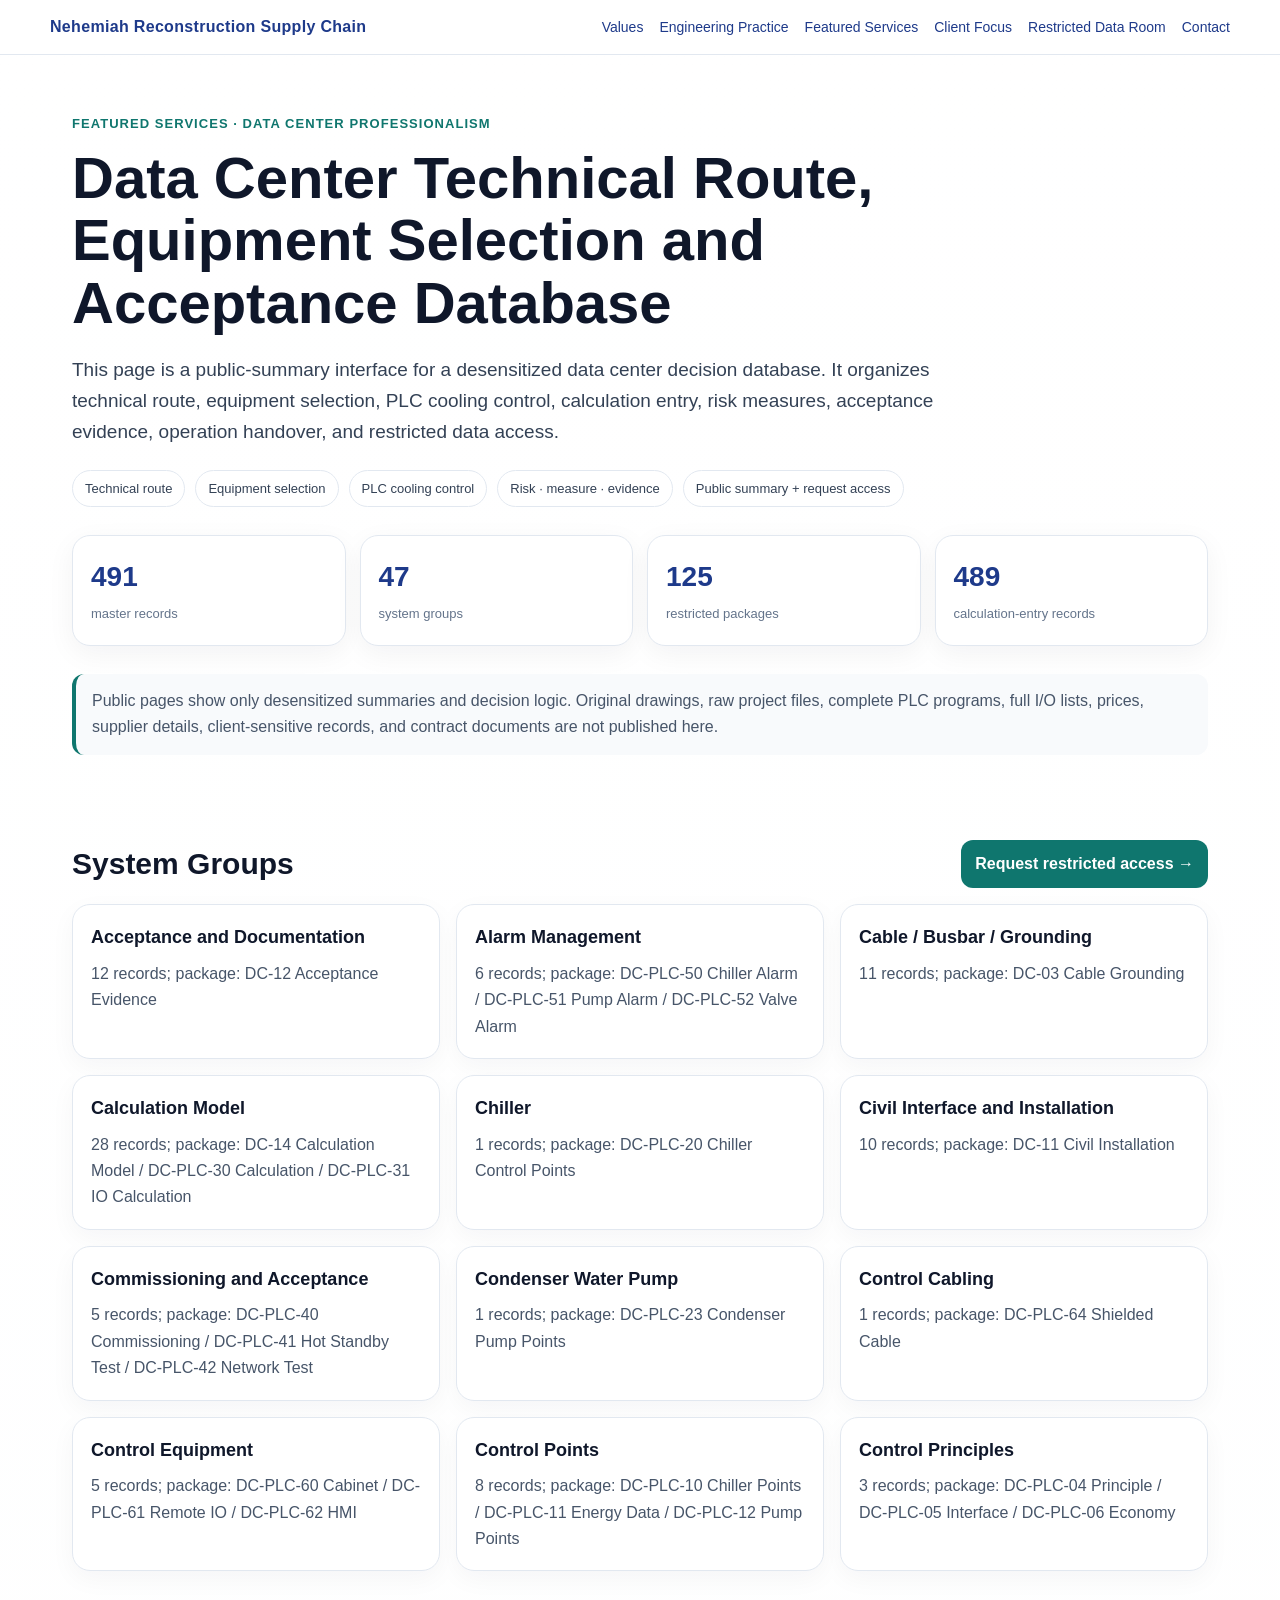
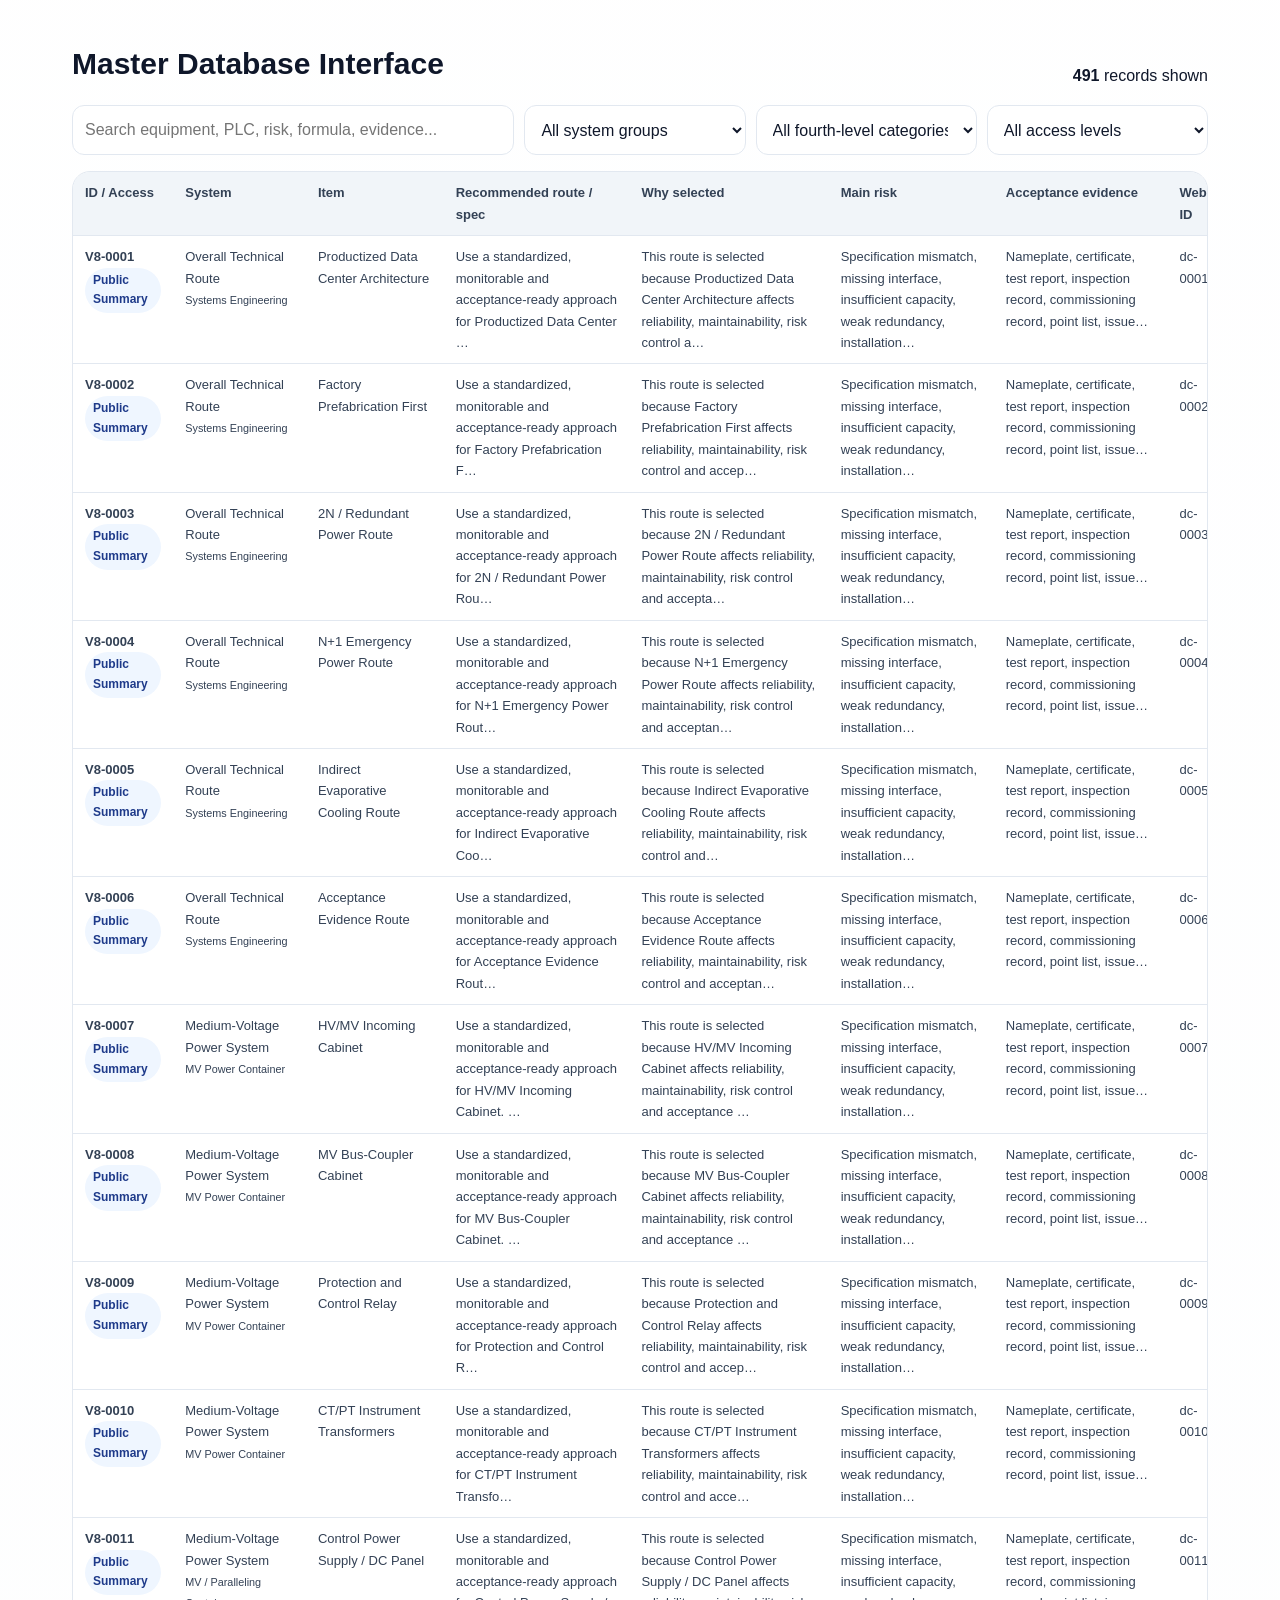
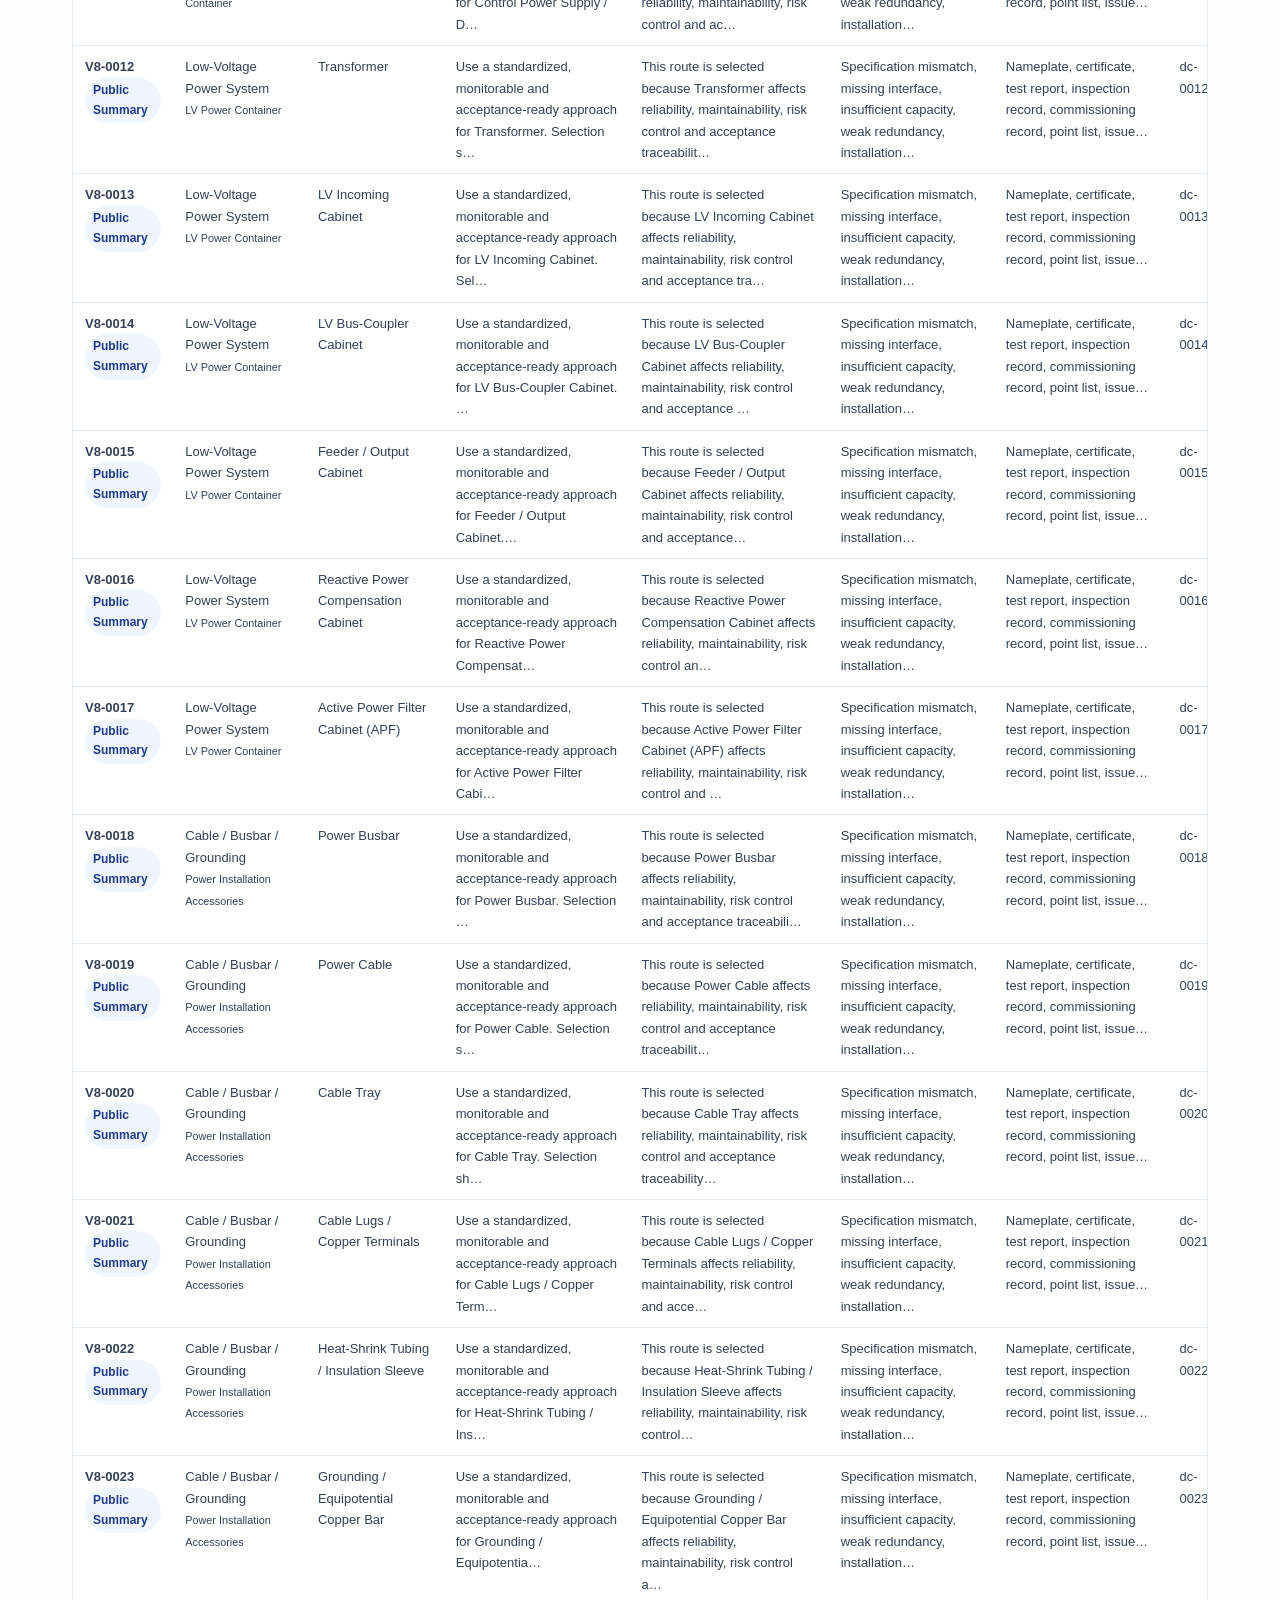
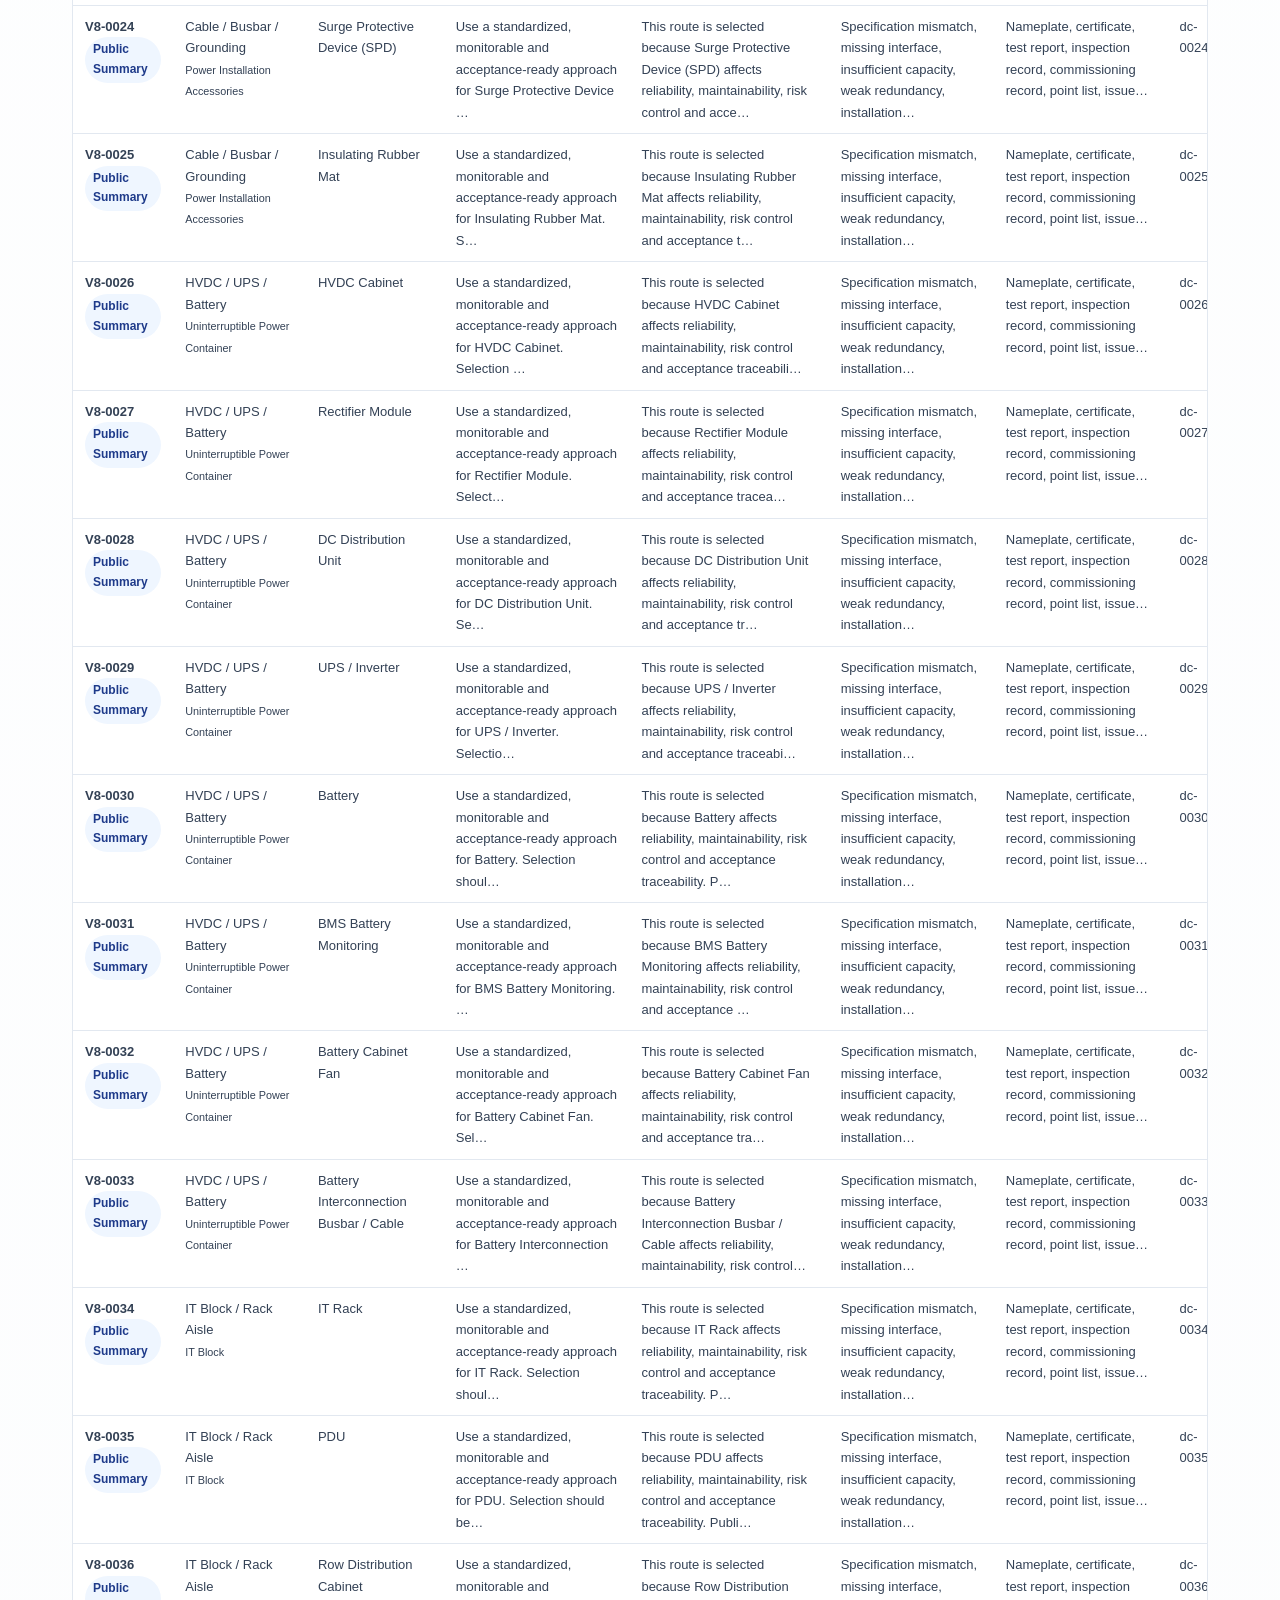
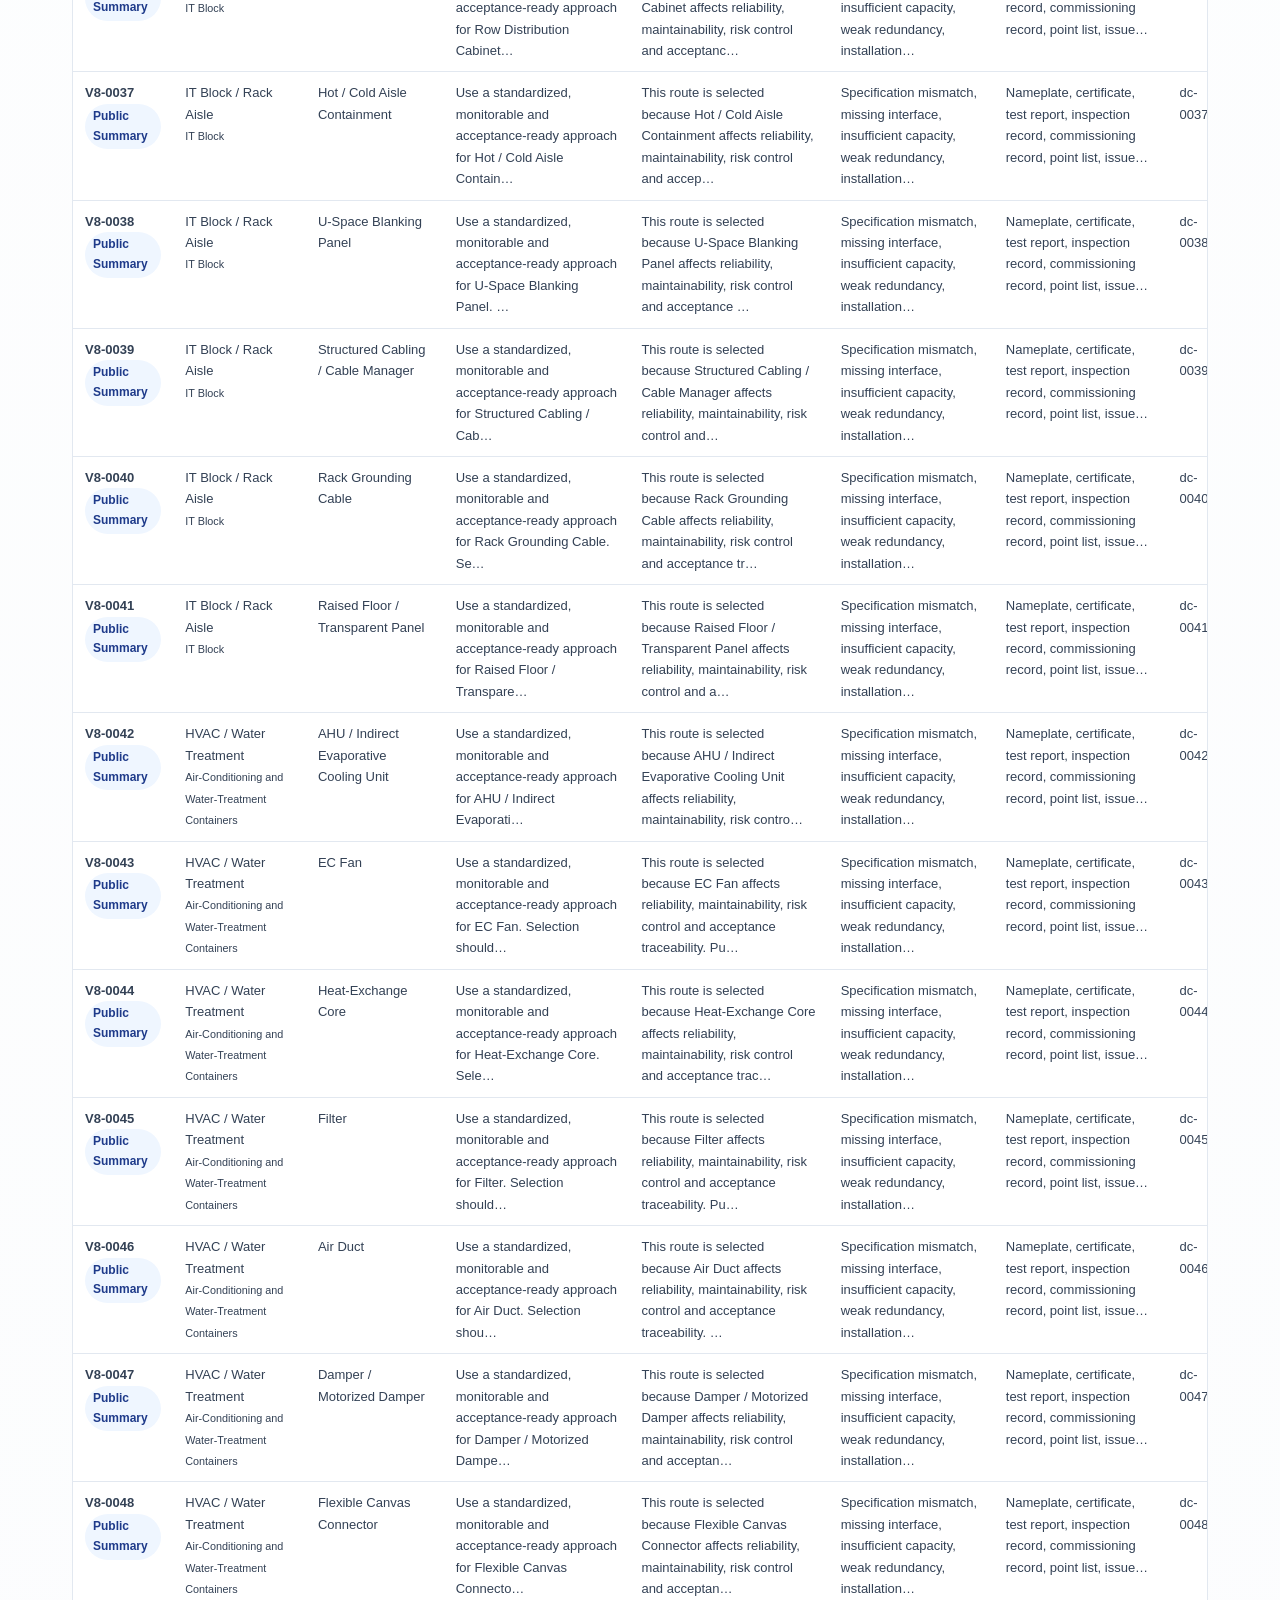
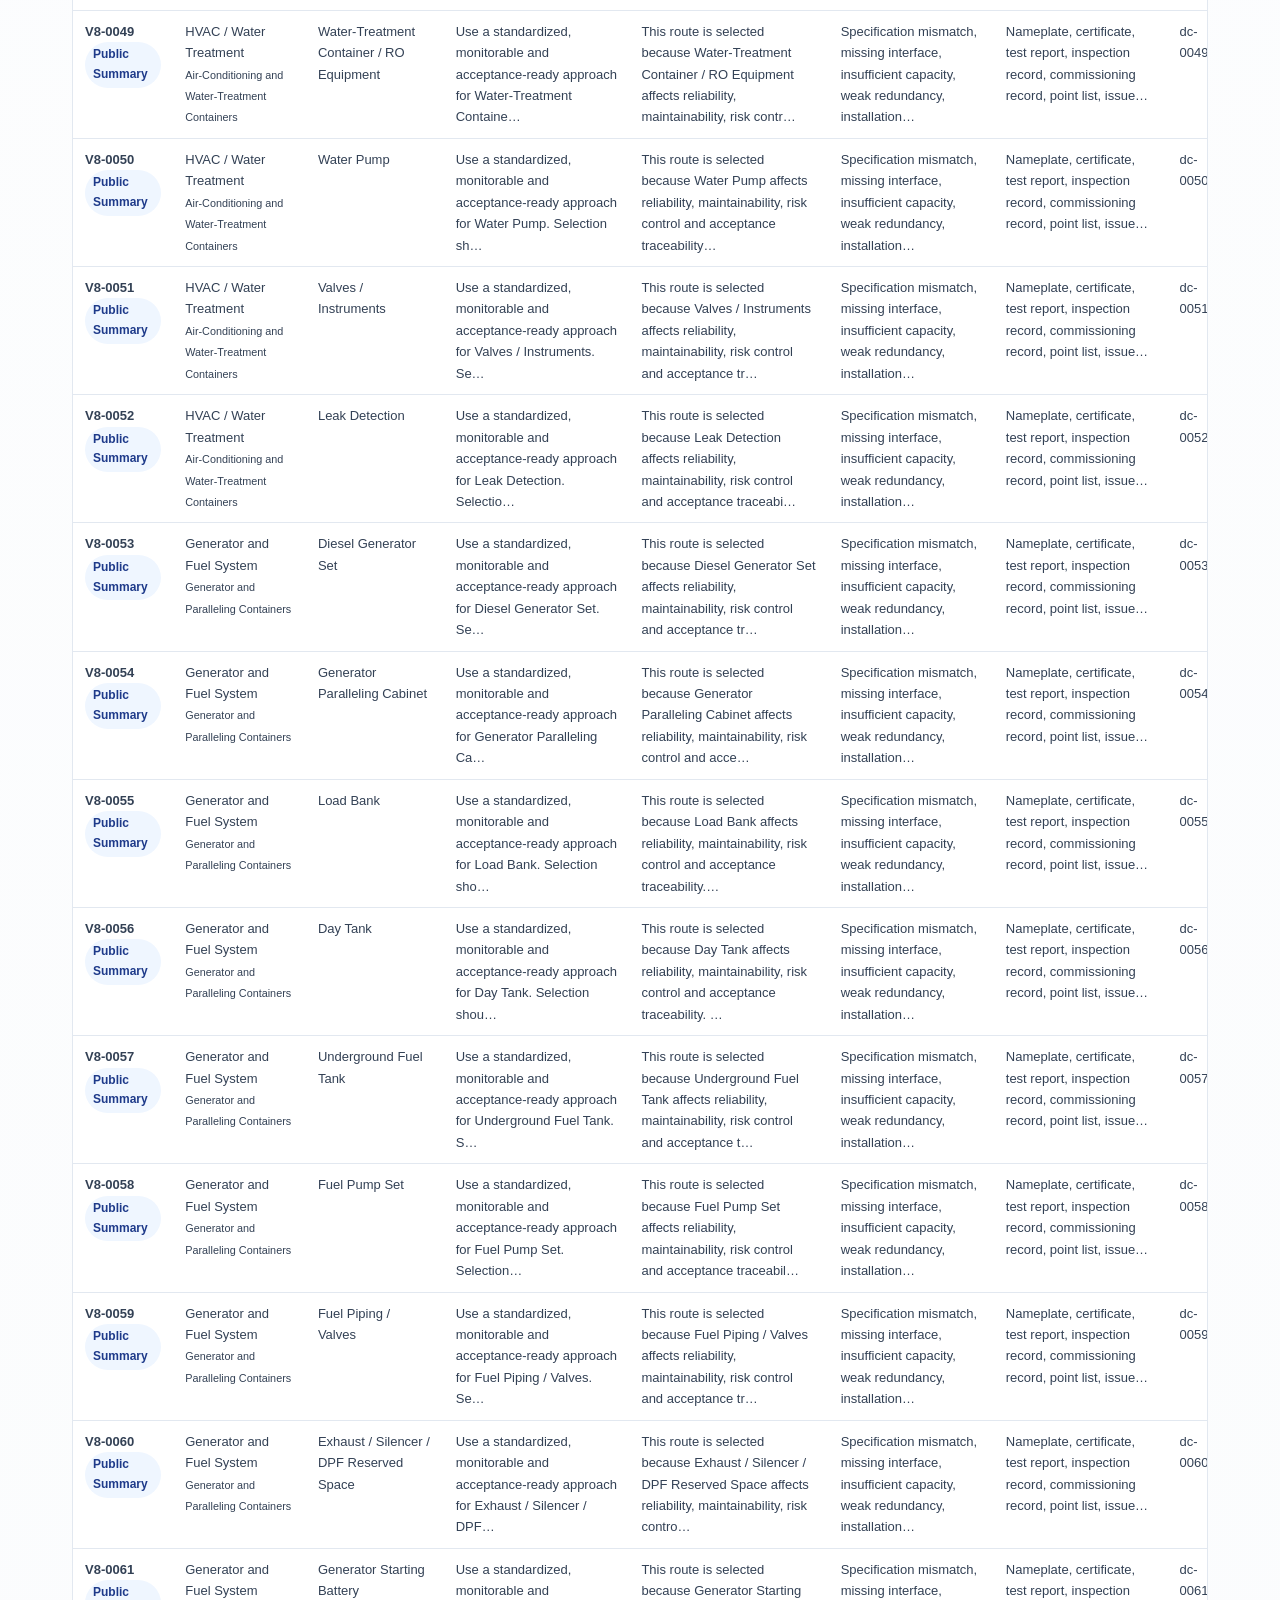
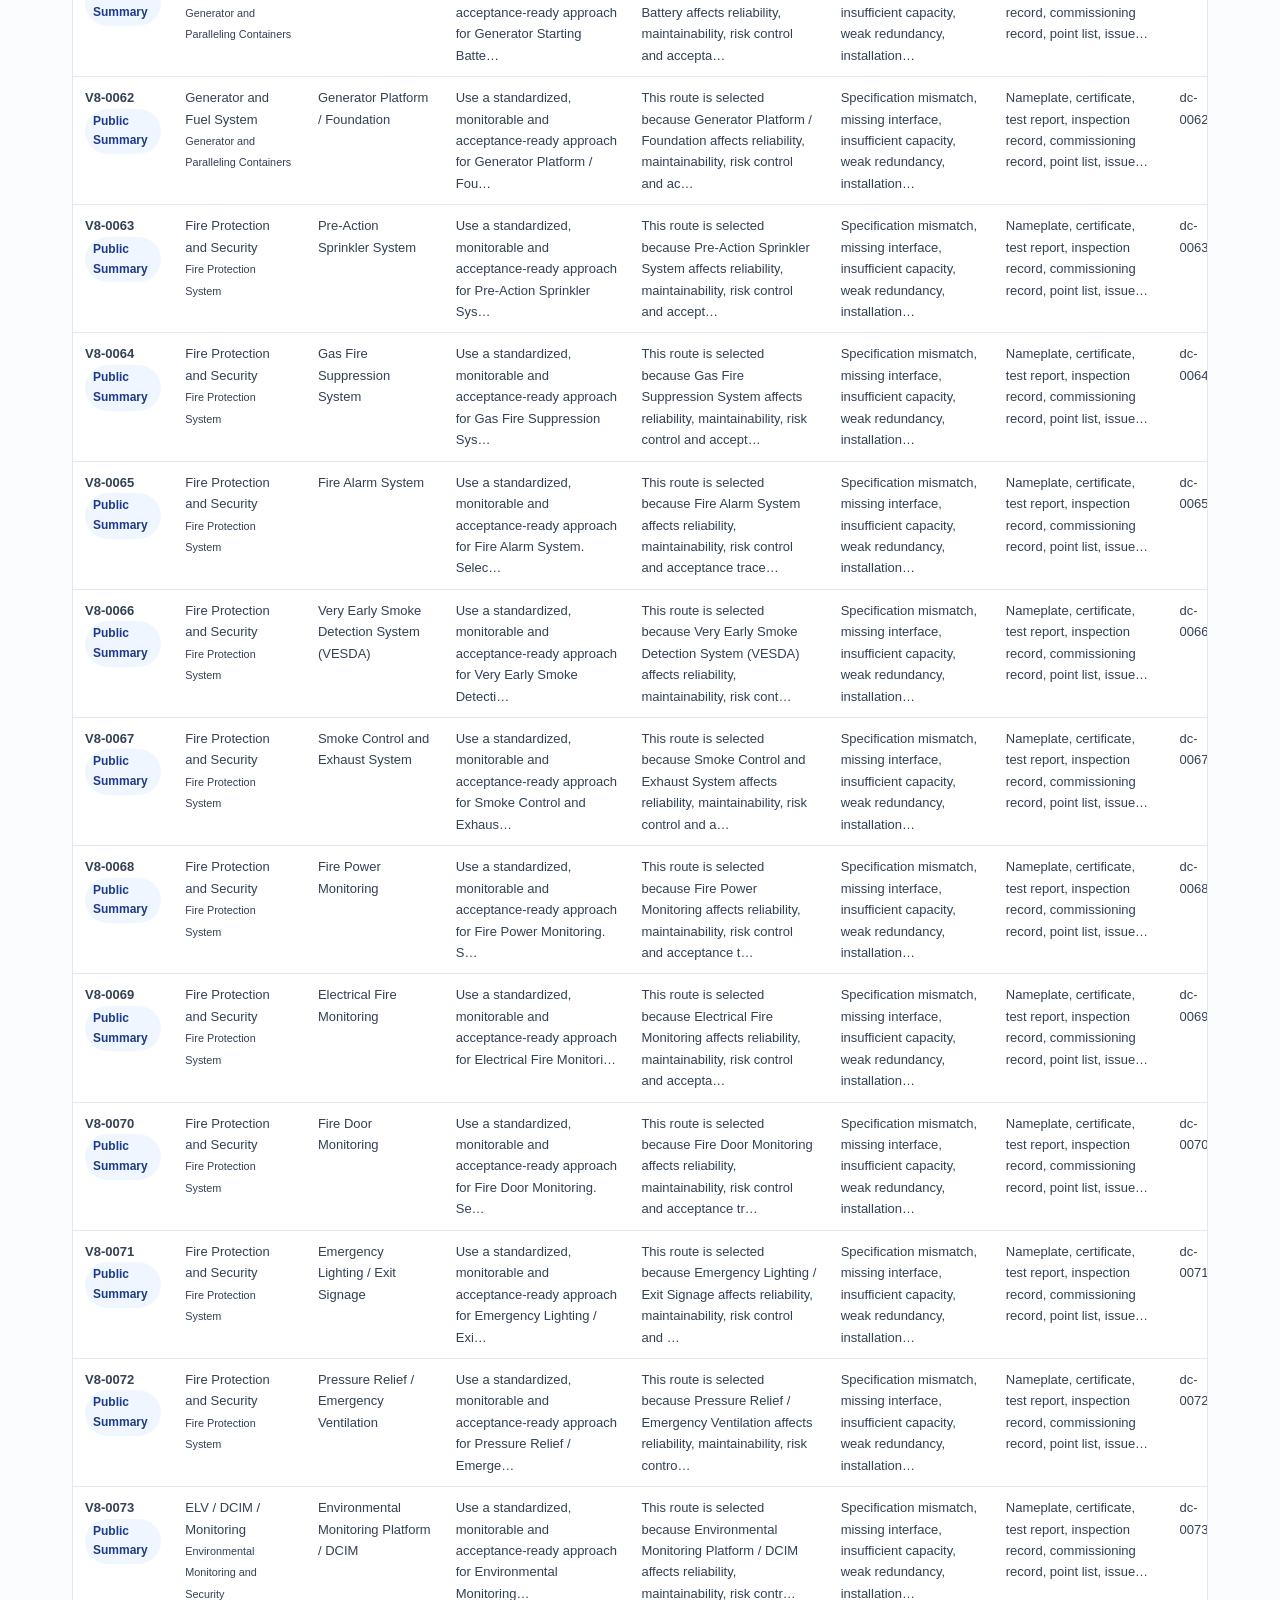
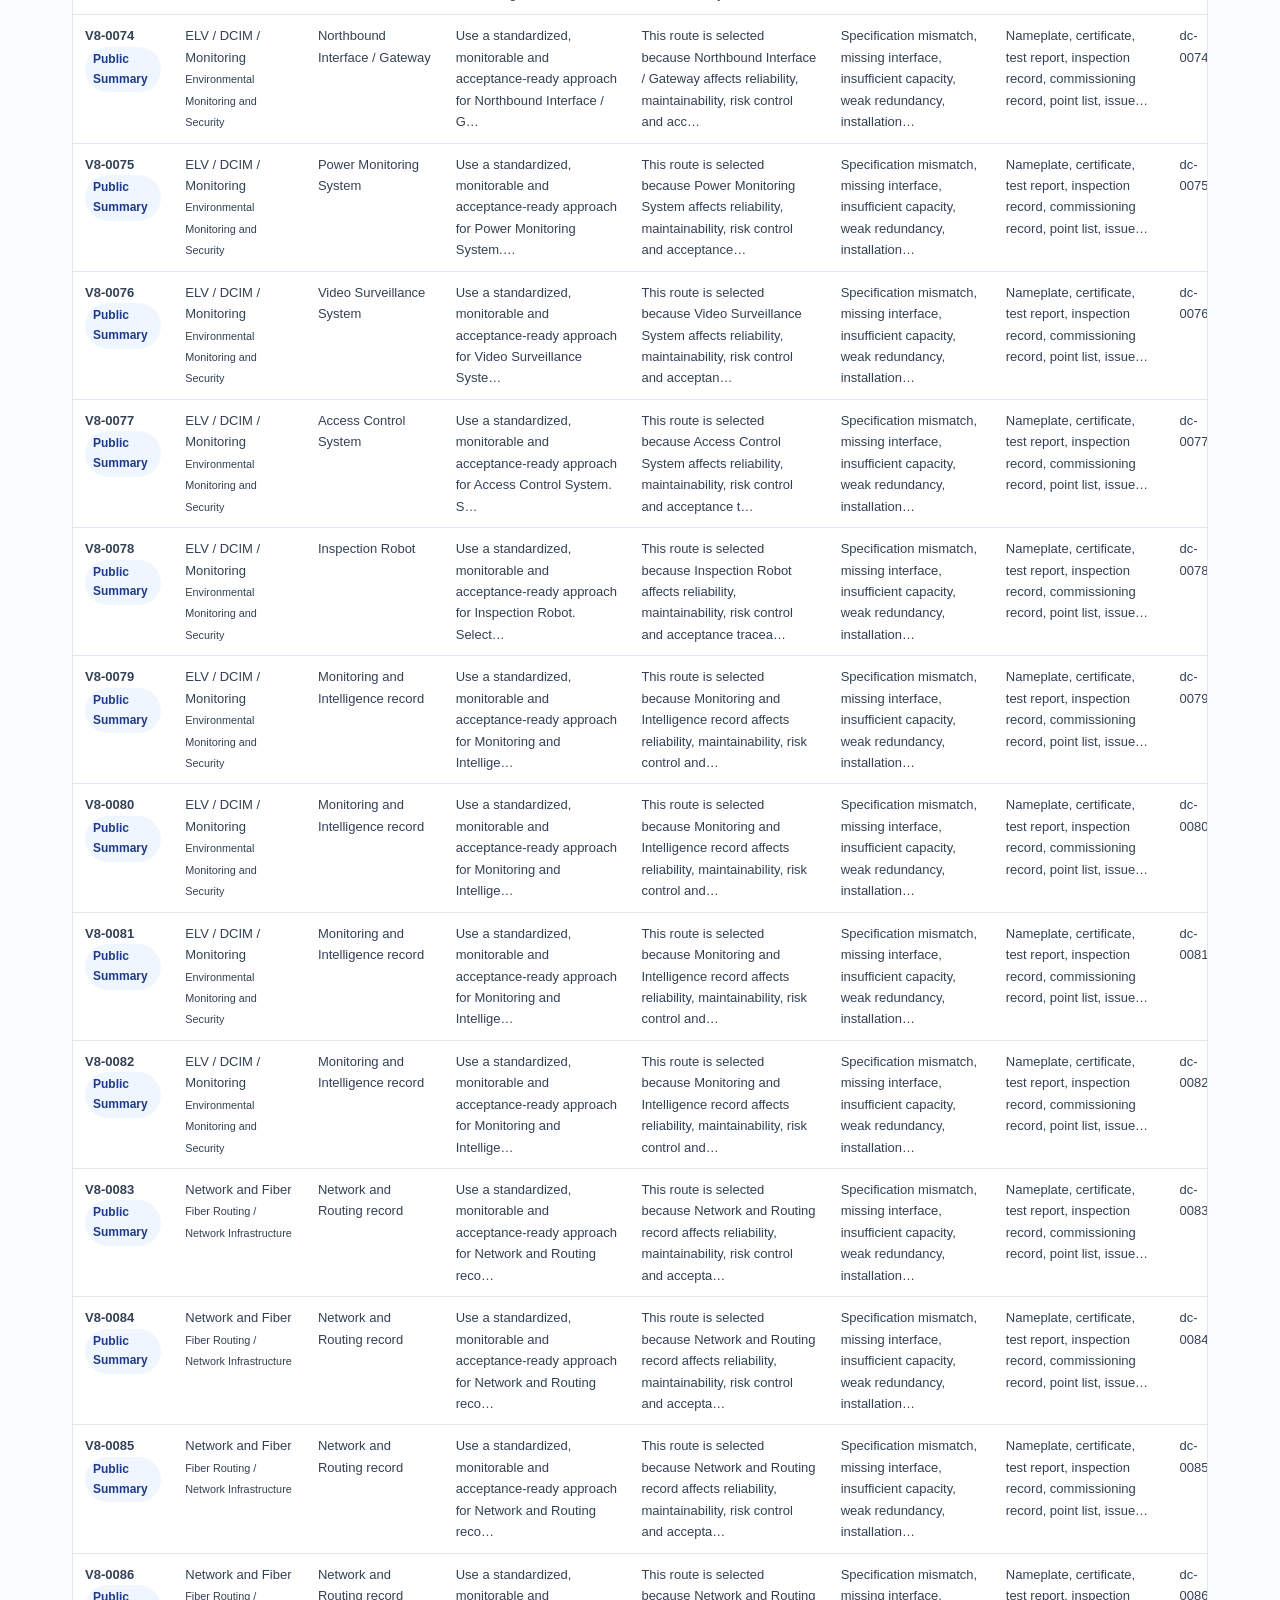
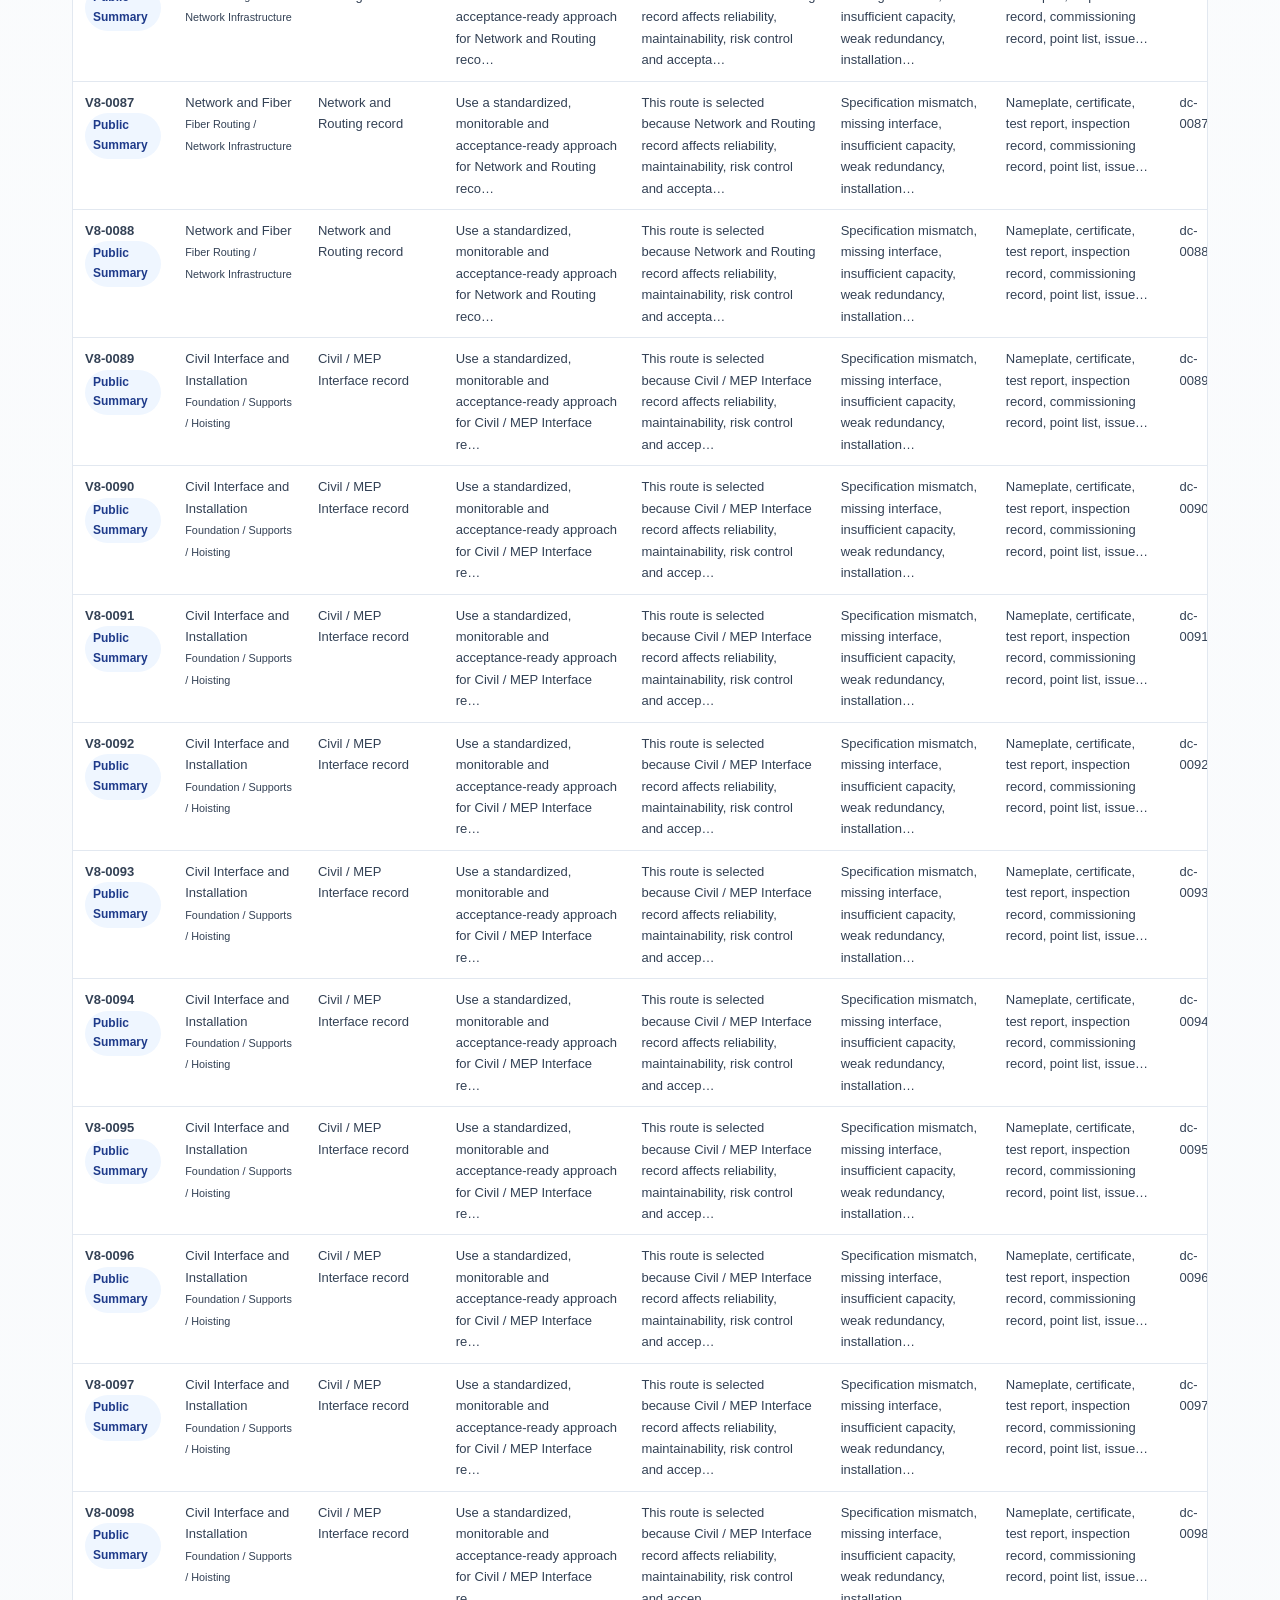
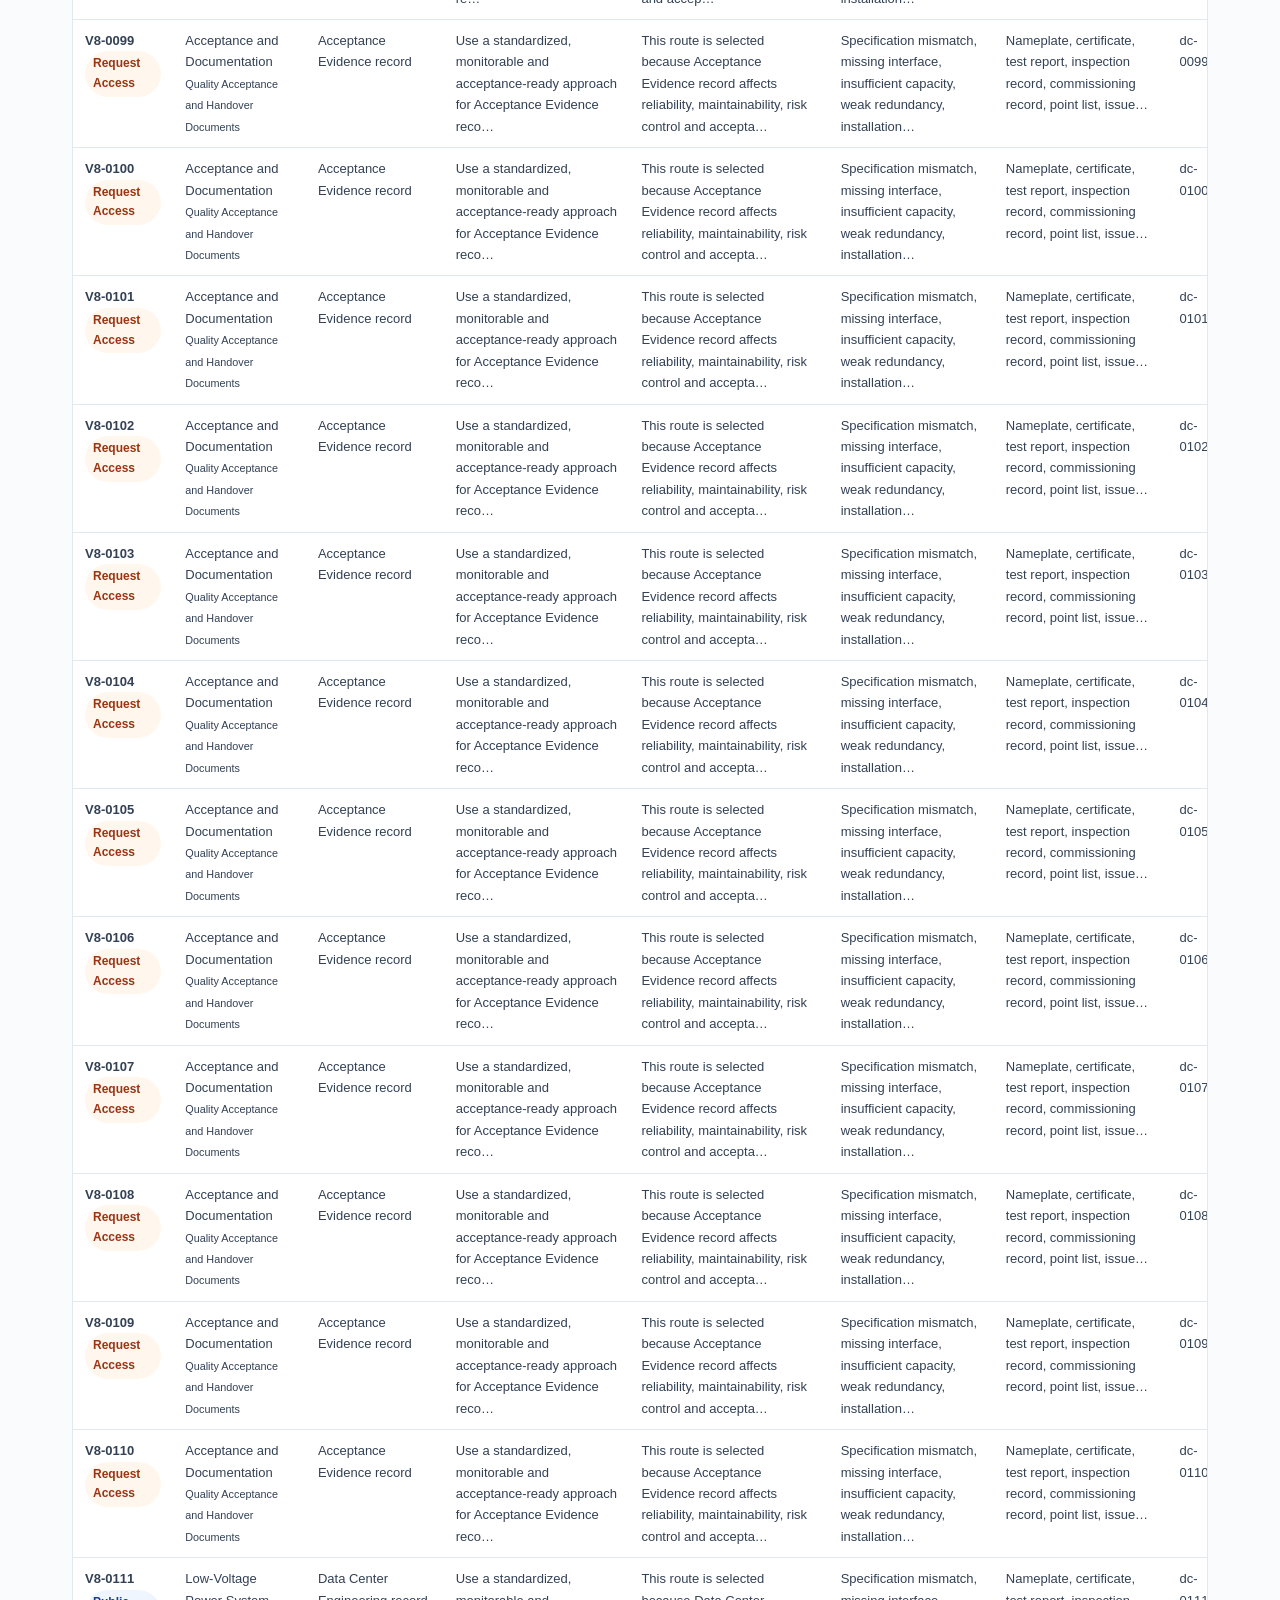
<file: data-center.html>
<!doctype html>
<html lang="en">
<head>
  <meta charset="utf-8">
  <meta name="viewport" content="width=device-width, initial-scale=1">
  <title>Data Center Professionalism | Nehemiah Reconstruction Supply Chain Initiative</title>
  <meta name="description" content="A desensitized data center professional service database covering equipment selection, technical route, PLC cooling control, risk control, acceptance evidence and restricted data room interface.">
  <link rel="stylesheet" href="../assets/data-center.css">
</head>
<body>
<header class="site-header">
  <div class="container nav">
    <a class="logo" href="../index.html">Nehemiah Reconstruction Supply Chain</a>
    <nav class="nav-links">
      <a href="../index.html#values">Values</a>
      <a href="../index.html#engineering-practice">Engineering Practice</a>
      <a href="../index.html#featured-services">Featured Services</a>
      <a href="../index.html#client-focus">Client Focus</a>
      <a href="../internal-data-room.html">Restricted Data Room</a>
      <a href="../index.html#contact">Contact</a>
    </nav>
  </div>
</header>

<main>
<section class="hero">
  <div class="container">
    <div class="kicker">Featured Services · Data Center Professionalism</div>
    <h1>Data Center Technical Route, Equipment Selection and Acceptance Database</h1>
    <p class="lead">
      This page is a public-summary interface for a desensitized data center decision database.
      It organizes technical route, equipment selection, PLC cooling control, calculation entry,
      risk measures, acceptance evidence, operation handover, and restricted data access.
    </p>
    <div class="badges">
      <span class="badge">Technical route</span>
      <span class="badge">Equipment selection</span>
      <span class="badge">PLC cooling control</span>
      <span class="badge">Risk · measure · evidence</span>
      <span class="badge">Public summary + request access</span>
    </div>
    <div class="stats">
      <div class="stat"><b id="countRecords">—</b><span>master records</span></div>
      <div class="stat"><b id="countSystems">—</b><span>system groups</span></div>
      <div class="stat"><b id="countPackages">—</b><span>restricted packages</span></div>
      <div class="stat"><b id="countCalc">—</b><span>calculation-entry records</span></div>
    </div>
    <p class="note">
      Public pages show only desensitized summaries and decision logic. Original drawings, raw
      project files, complete PLC programs, full I/O lists, prices, supplier details, client-sensitive
      records, and contract documents are not published here.
    </p>
  </div>
</section>

<section class="section">
  <div class="container">
    <div class="section-head">
      <h2>System Groups</h2>
      <a class="button secondary" href="../internal-data-room.html">Request restricted access →</a>
    </div>
    <div class="card-grid" id="systemCards"></div>
  </div>
</section>

<section class="section">
  <div class="container">
    <div class="section-head">
      <h2>Master Database Interface</h2>
      <span><b id="filteredCount">—</b> records shown</span>
    </div>
    <div class="filters">
      <input id="search" type="search" placeholder="Search equipment, PLC, risk, formula, evidence...">
      <select id="filterGroup"></select>
      <select id="filterTopic"></select>
      <select id="filterAccess"></select>
    </div>
    <div class="table-wrap">
      <table aria-label="Data center master decision table">
        <thead>
          <tr>
            <th>ID / Access</th>
            <th>System</th>
            <th>Item</th>
            <th>Recommended route / spec</th>
            <th>Why selected</th>
            <th>Main risk</th>
            <th>Acceptance evidence</th>
            <th>Web ID</th>
          </tr>
        </thead>
        <tbody id="tableBody">
          <tr><td colspan="8">Loading database...</td></tr>
        </tbody>
      </table>
    </div>

    <div class="detail" id="detail">
      <h2 id="detailTitle"></h2>
      <p id="detailMeta"></p>
      <div class="detail-grid" id="detailGrid"></div>
    </div>
  </div>
</section>
</main>

<footer class="footer">
  <div class="container">
    <p>
      Nehemiah Reconstruction Supply Chain Initiative · Data Center Professionalism.
      Detailed PPT materials, project tables, checklists, PLC logic, I/O tables, photos and records
      are available only after review.
    </p>
  </div>
</footer>
<script src="../assets/data-center.js?v=english-public-v4"></script>
</body>
</html>
</file>
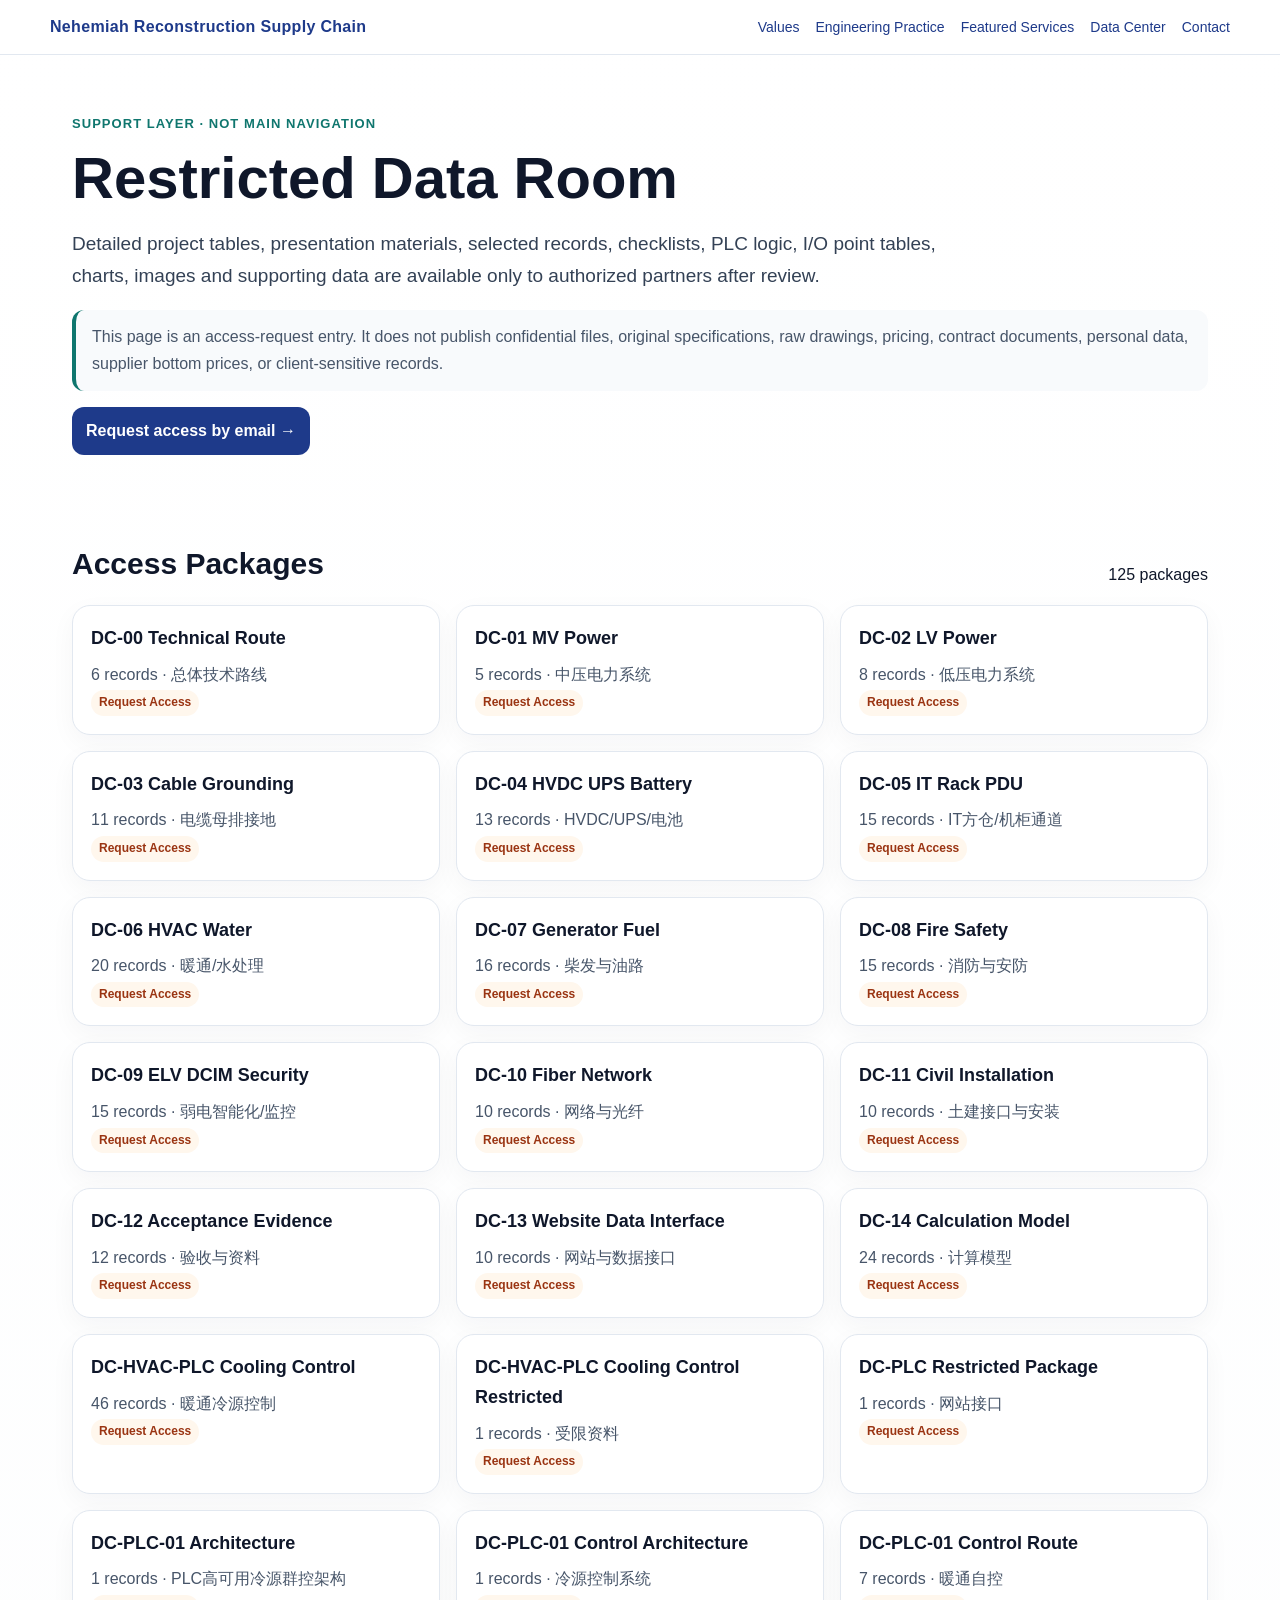
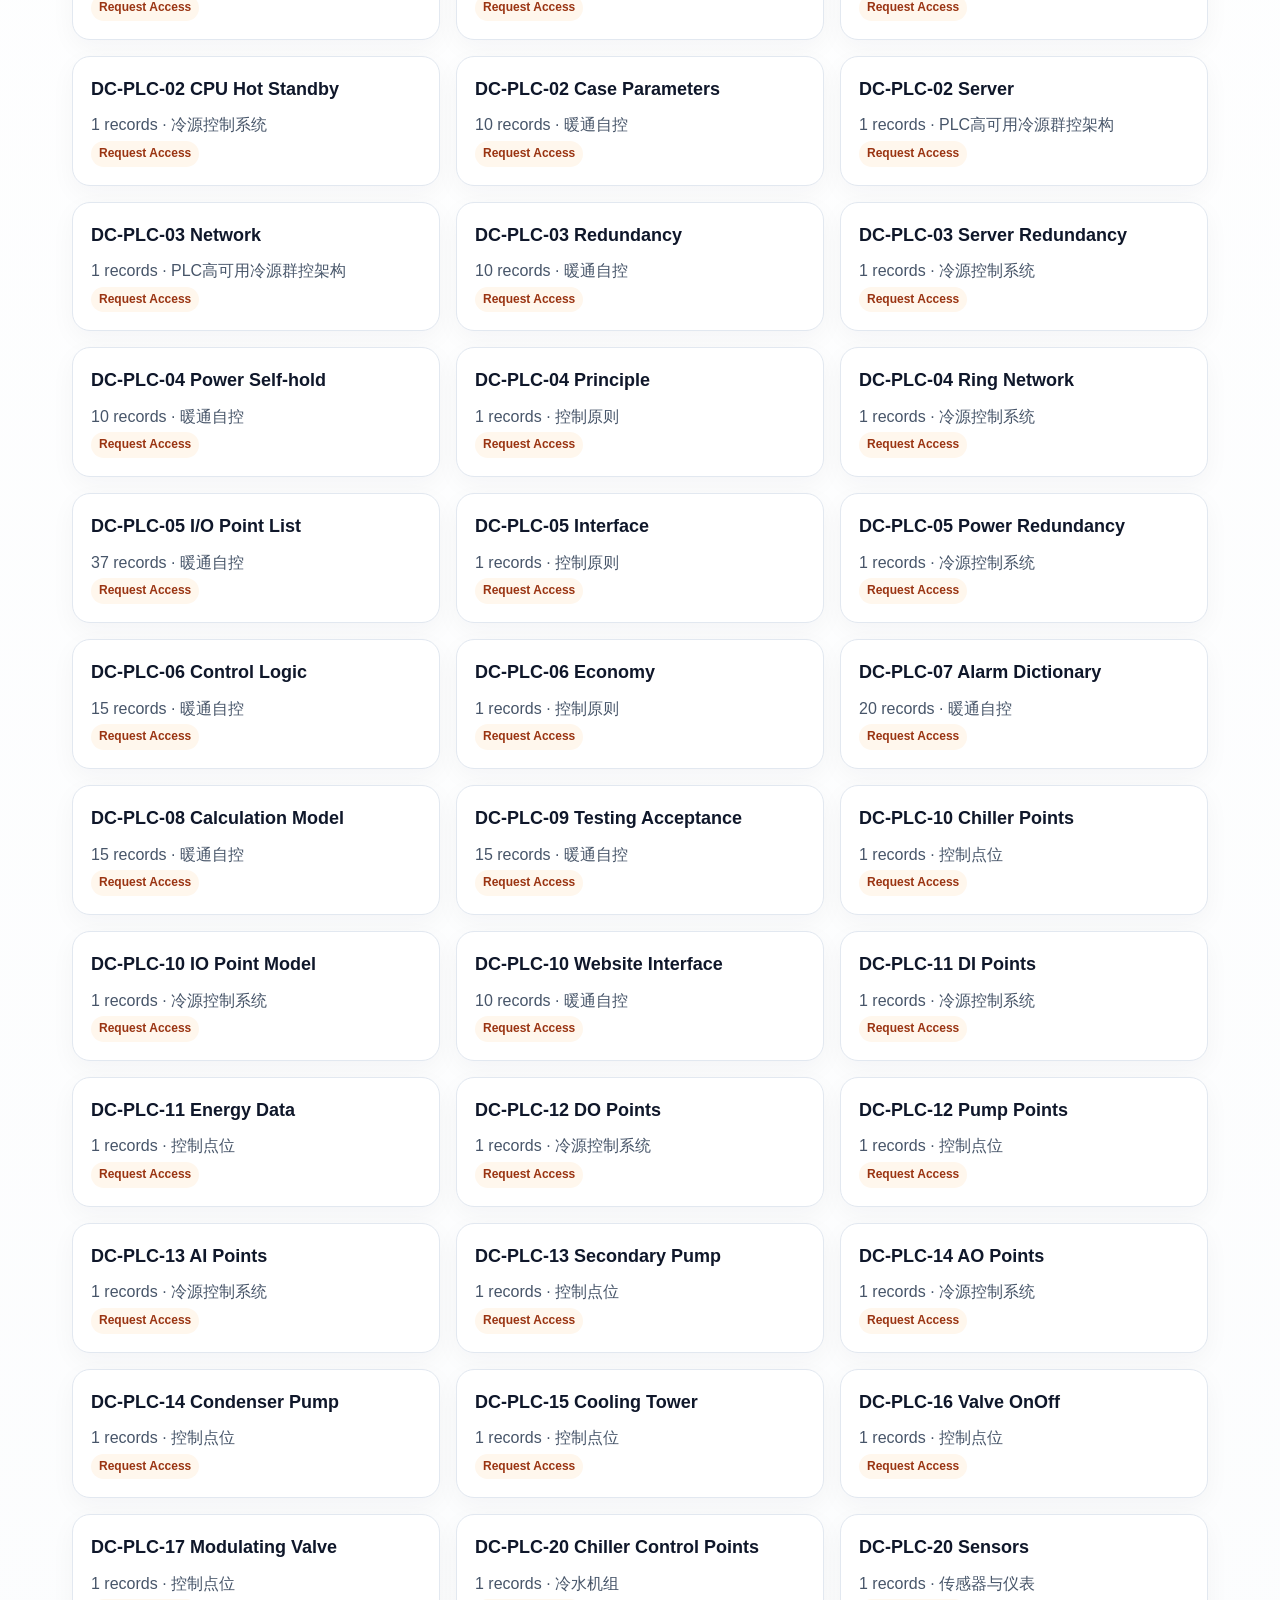
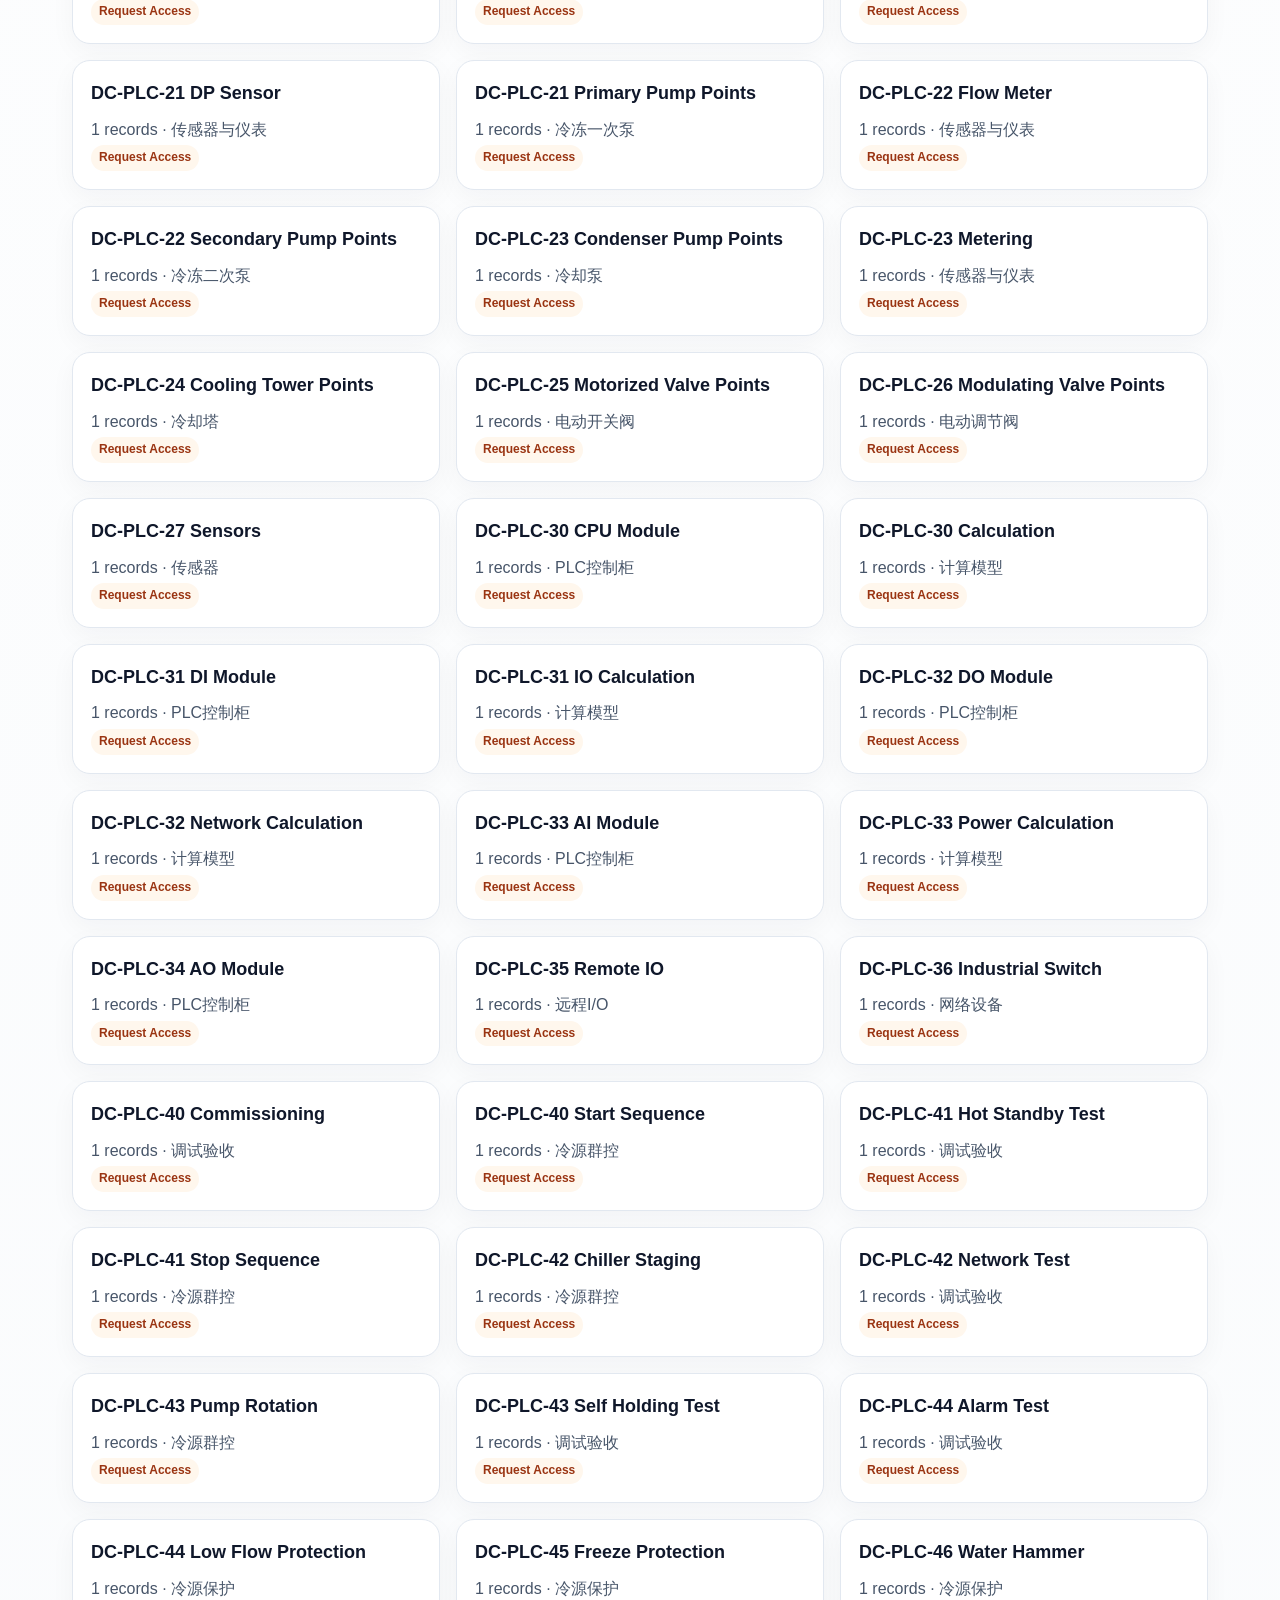
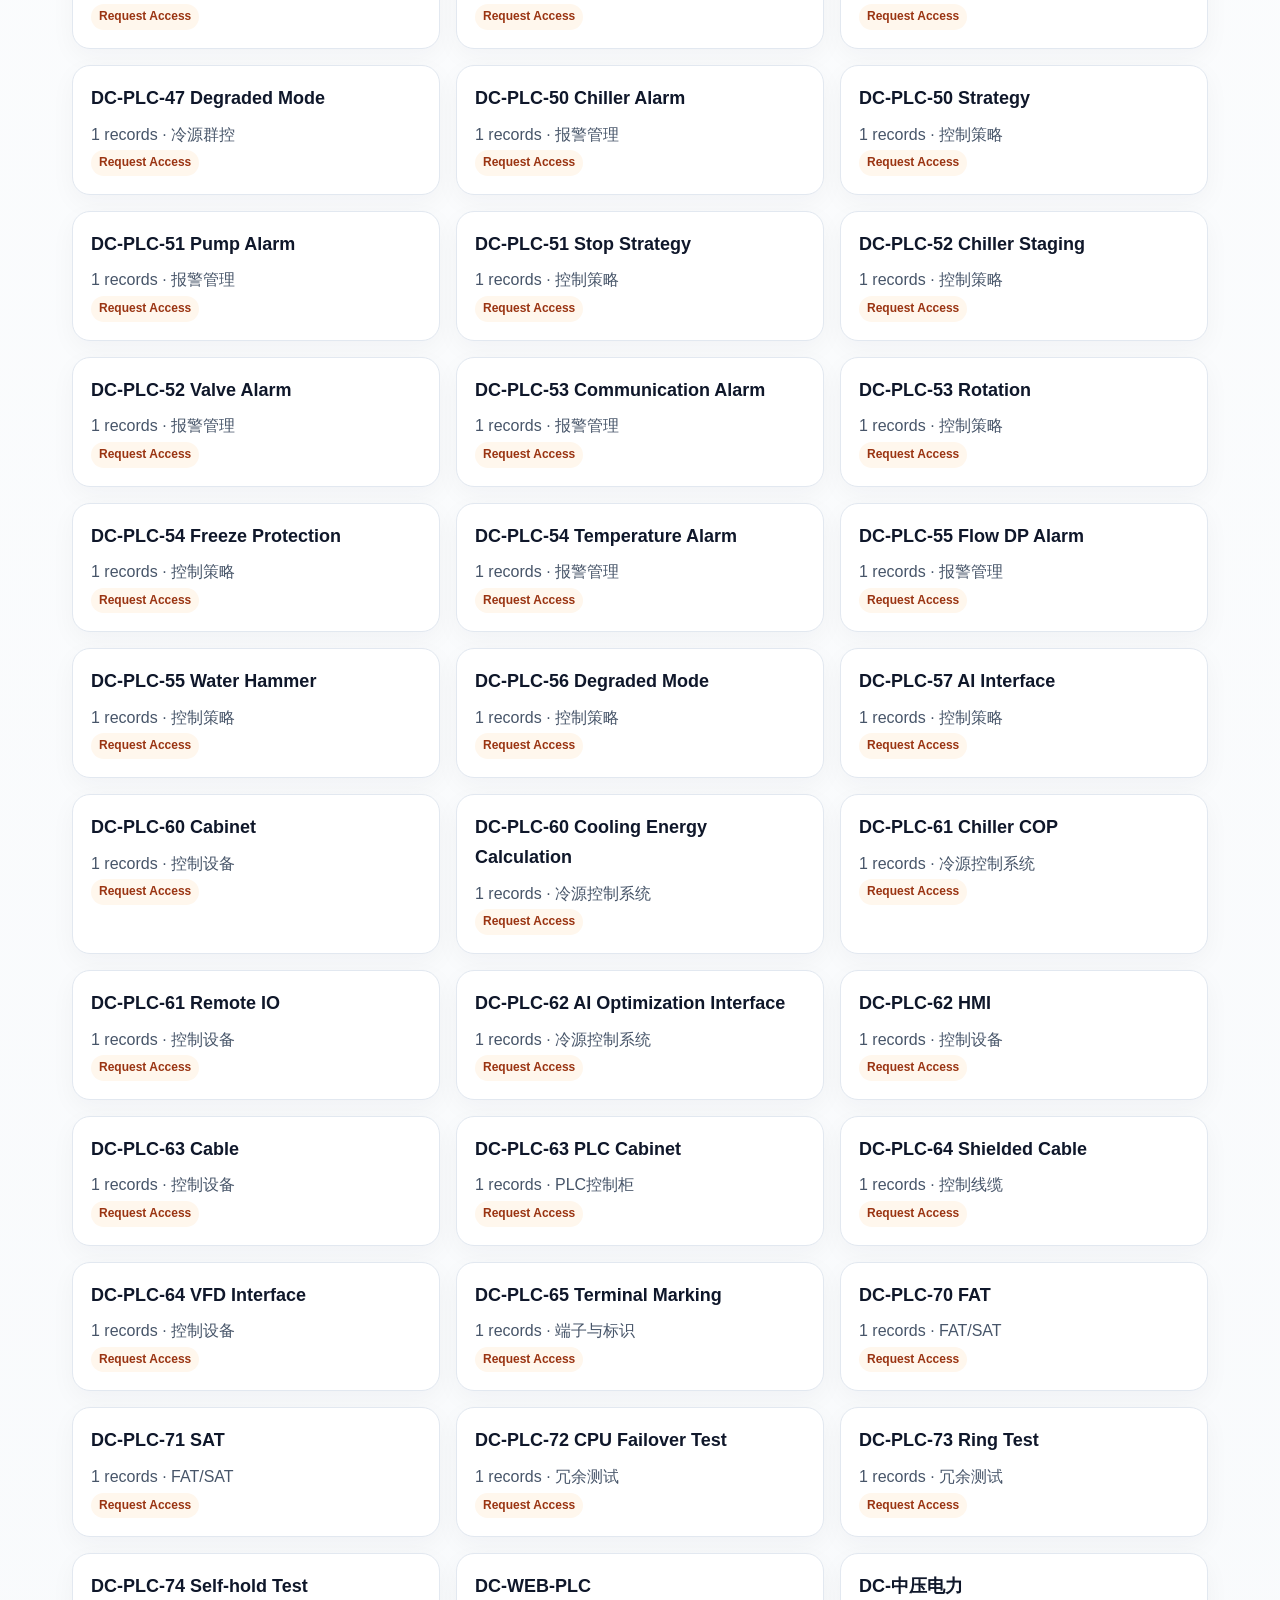
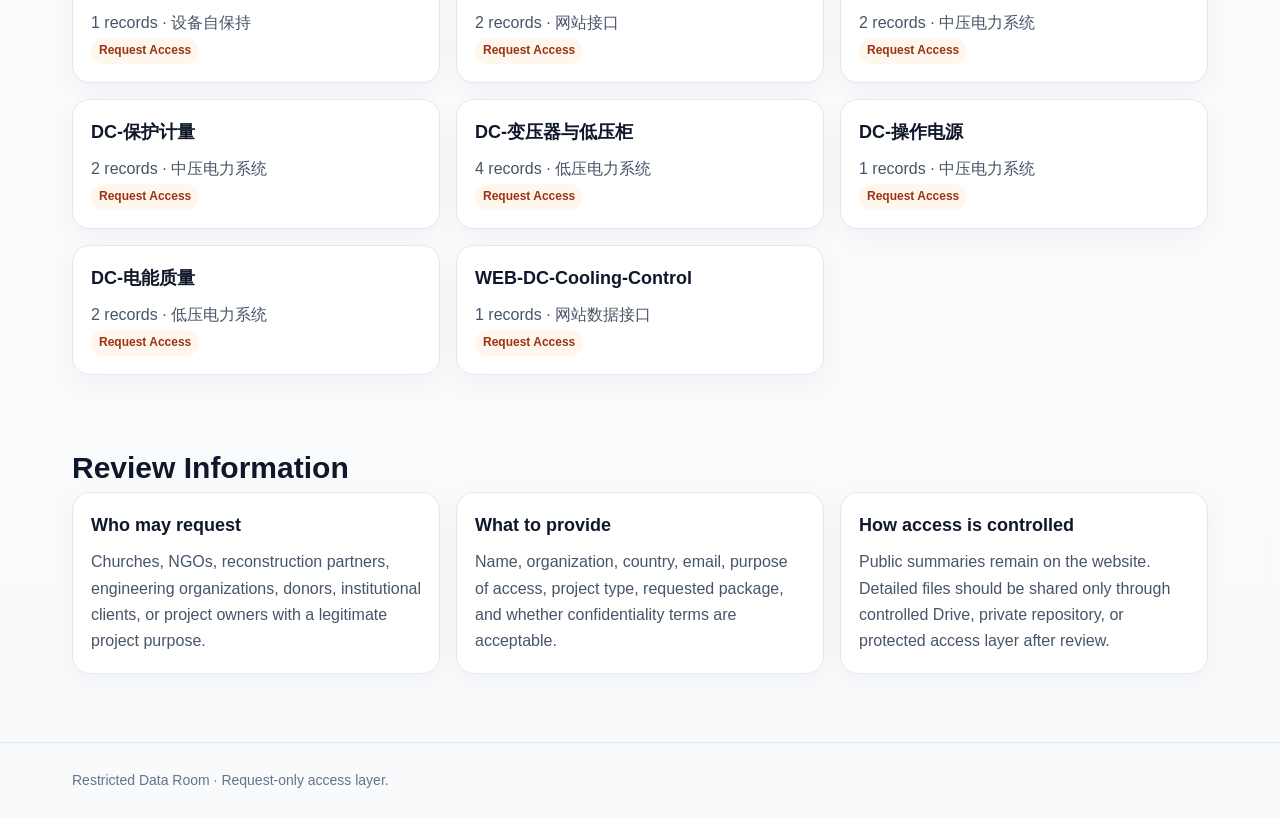
<file: internal-data-room.html>
<!doctype html>
<html lang="en">
<head>
  <meta charset="utf-8">
  <meta name="viewport" content="width=device-width, initial-scale=1">
  <title>Restricted Data Room | Nehemiah Reconstruction Supply Chain Initiative</title>
  <meta name="description" content="Restricted data room request page for desensitized engineering and data center professional materials.">
  <link rel="stylesheet" href="assets/data-center.css">
</head>
<body>
<header class="site-header">
  <div class="container nav">
    <a class="logo" href="index.html">Nehemiah Reconstruction Supply Chain</a>
    <nav class="nav-links">
      <a href="index.html#values">Values</a>
      <a href="index.html#engineering-practice">Engineering Practice</a>
      <a href="index.html#featured-services">Featured Services</a>
      <a href="featured/data-center.html">Data Center</a>
      <a href="index.html#contact">Contact</a>
    </nav>
  </div>
</header>

<main>
<section class="hero">
  <div class="container">
    <div class="kicker">Support Layer · Not Main Navigation</div>
    <h1>Restricted Data Room</h1>
    <p class="lead">
      Detailed project tables, presentation materials, selected records, checklists, PLC logic,
      I/O point tables, charts, images and supporting data are available only to authorized
      partners after review.
    </p>
    <p class="note">
      This page is an access-request entry. It does not publish confidential files, original
      specifications, raw drawings, pricing, contract documents, personal data, supplier bottom
      prices, or client-sensitive records.
    </p>
    <p>
      <a class="button" href="mailto:contact@maxwellchengresearch.com?subject=Request%20Access%20to%20Restricted%20Data%20Room&body=Name%3A%0AOrganization%3A%0ACountry%3A%0AEmail%3A%0APurpose%20of%20access%3A%0AProject%20type%3A%0ANDA%20acceptable%3A%20Yes%2FNo">
        Request access by email →
      </a>
    </p>
  </div>
</section>

<section class="section">
  <div class="container">
    <div class="section-head"><h2>Access Packages</h2><span id="pkgCount">Loading...</span></div>
    <div class="card-grid" id="packageCards"></div>
  </div>
</section>

<section class="section">
  <div class="container">
    <h2>Review Information</h2>
    <div class="card-grid">
      <article class="card"><h3>Who may request</h3><p>Churches, NGOs, reconstruction partners, engineering organizations, donors, institutional clients, or project owners with a legitimate project purpose.</p></article>
      <article class="card"><h3>What to provide</h3><p>Name, organization, country, email, purpose of access, project type, requested package, and whether confidentiality terms are acceptable.</p></article>
      <article class="card"><h3>How access is controlled</h3><p>Public summaries remain on the website. Detailed files should be shared only through controlled Drive, private repository, or protected access layer after review.</p></article>
    </div>
  </div>
</section>
</main>

<footer class="footer"><div class="container">Restricted Data Room · Request-only access layer.</div></footer>
<script>
function escapeHtml(s){return String(s ?? "").replace(/[&<>"']/g,m=>({"&":"&amp;","<":"&lt;",">":"&gt;",'"':"&quot;","'":"&#39;"}[m]));}
fetch("data/restricted-manifest.json").then(r=>r.json()).then(data=>{
  const pkgs=data.packages || [];
  document.getElementById("pkgCount").textContent=pkgs.length+" packages";
  document.getElementById("packageCards").innerHTML=pkgs.map(p=>`
    <article class="card">
      <h3>${escapeHtml(p.packageName)}</h3>
      <p>${escapeHtml(p.recordCount)} records · ${escapeHtml((p.systemGroups||[]).slice(0,4).join(" / "))}</p>
      <p><span class="tag req">Request Access</span></p>
    </article>`).join("");
});
</script>
</body>
</html>
</file>
<file: assets/data-center.css>
:root{
  --bg:#f8fafc;
  --panel:#ffffff;
  --ink:#0f172a;
  --muted:#64748b;
  --line:#e2e8f0;
  --brand:#1e3a8a;
  --brand2:#0f766e;
  --soft:#eff6ff;
  --warn:#fff7ed;
  --restricted:#fef2f2;
  --radius:18px;
}
*{box-sizing:border-box}
body{
  margin:0;
  font-family:-apple-system,BlinkMacSystemFont,"Segoe UI",Roboto,"Noto Sans SC","PingFang SC","Microsoft YaHei",Arial,sans-serif;
  color:var(--ink);
  background:linear-gradient(180deg,#ffffff 0%,var(--bg) 100%);
  line-height:1.65;
}
a{color:var(--brand);text-decoration:none}
a:hover{text-decoration:underline}
.container{max-width:1180px;margin:0 auto;padding:0 22px}
.site-header{
  position:sticky;top:0;z-index:10;
  background:rgba(255,255,255,.92);backdrop-filter:blur(12px);
  border-bottom:1px solid var(--line);
}
.nav{display:flex;align-items:center;justify-content:space-between;gap:18px;padding:14px 0}
.logo{font-weight:800;letter-spacing:.02em;color:var(--brand)}
.nav-links{display:flex;gap:16px;flex-wrap:wrap;font-size:14px}
.hero{padding:58px 0 34px}
.kicker{font-weight:700;color:var(--brand2);text-transform:uppercase;letter-spacing:.08em;font-size:13px}
h1{font-size:clamp(34px,5vw,58px);line-height:1.08;margin:12px 0 16px;max-width:880px}
.lead{font-size:19px;color:#334155;max-width:880px}
.badges{display:flex;gap:10px;flex-wrap:wrap;margin:22px 0}
.badge{padding:7px 12px;border:1px solid var(--line);background:var(--panel);border-radius:999px;font-size:13px;color:#334155}
.stats{display:grid;grid-template-columns:repeat(4,minmax(0,1fr));gap:14px;margin:28px 0}
.stat{background:var(--panel);border:1px solid var(--line);border-radius:var(--radius);padding:18px;box-shadow:0 8px 28px rgba(15,23,42,.05)}
.stat b{display:block;font-size:28px;color:var(--brand)}
.stat span{color:var(--muted);font-size:13px}
.section{padding:34px 0}
.section-head{display:flex;align-items:end;justify-content:space-between;gap:20px;margin-bottom:16px}
.section h2{font-size:30px;margin:0}
.card-grid{display:grid;grid-template-columns:repeat(3,minmax(0,1fr));gap:16px}
.card{background:var(--panel);border:1px solid var(--line);border-radius:var(--radius);padding:18px;box-shadow:0 8px 26px rgba(15,23,42,.04)}
.card h3{margin:0 0 8px;font-size:18px}
.card p{margin:0;color:#475569}
.filters{display:grid;grid-template-columns:2fr 1fr 1fr 1fr;gap:10px;margin:16px 0}
input,select,button{font:inherit}
input,select{
  width:100%;padding:11px 12px;border:1px solid var(--line);border-radius:12px;background:#fff;color:var(--ink)
}
button,.button{
  display:inline-block;border:0;background:var(--brand);color:#fff;padding:11px 14px;border-radius:12px;cursor:pointer;font-weight:700
}
.button.secondary{background:#0f766e}
.table-wrap{overflow:auto;background:var(--panel);border:1px solid var(--line);border-radius:var(--radius)}
table{border-collapse:collapse;width:100%;min-width:1150px;font-size:13px}
th,td{padding:10px 12px;border-bottom:1px solid var(--line);vertical-align:top}
th{position:sticky;top:0;background:#f1f5f9;text-align:left;z-index:1;color:#334155}
td{color:#334155}
.tag{display:inline-block;padding:3px 8px;border-radius:999px;background:var(--soft);color:var(--brand);font-size:12px;font-weight:700}
.tag.req{background:var(--warn);color:#9a3412}
.tag.res{background:var(--restricted);color:#991b1b}
.detail{
  margin-top:18px;background:#fff;border:1px solid var(--line);border-radius:var(--radius);padding:18px;display:none
}
.detail.show{display:block}
.detail-grid{display:grid;grid-template-columns:repeat(2,minmax(0,1fr));gap:12px}
.detail-item{background:#f8fafc;border:1px solid var(--line);border-radius:14px;padding:12px}
.detail-item b{display:block;color:#0f172a;margin-bottom:4px}
.note{background:#f8fafc;border-left:4px solid var(--brand2);padding:14px 16px;color:#475569;border-radius:12px}
.footer{border-top:1px solid var(--line);padding:26px 0;margin-top:34px;color:var(--muted);font-size:14px}
@media(max-width:850px){
  .stats,.card-grid,.detail-grid{grid-template-columns:1fr}
  .filters{grid-template-columns:1fr}
  .nav{align-items:flex-start;flex-direction:column}
}
</file>
